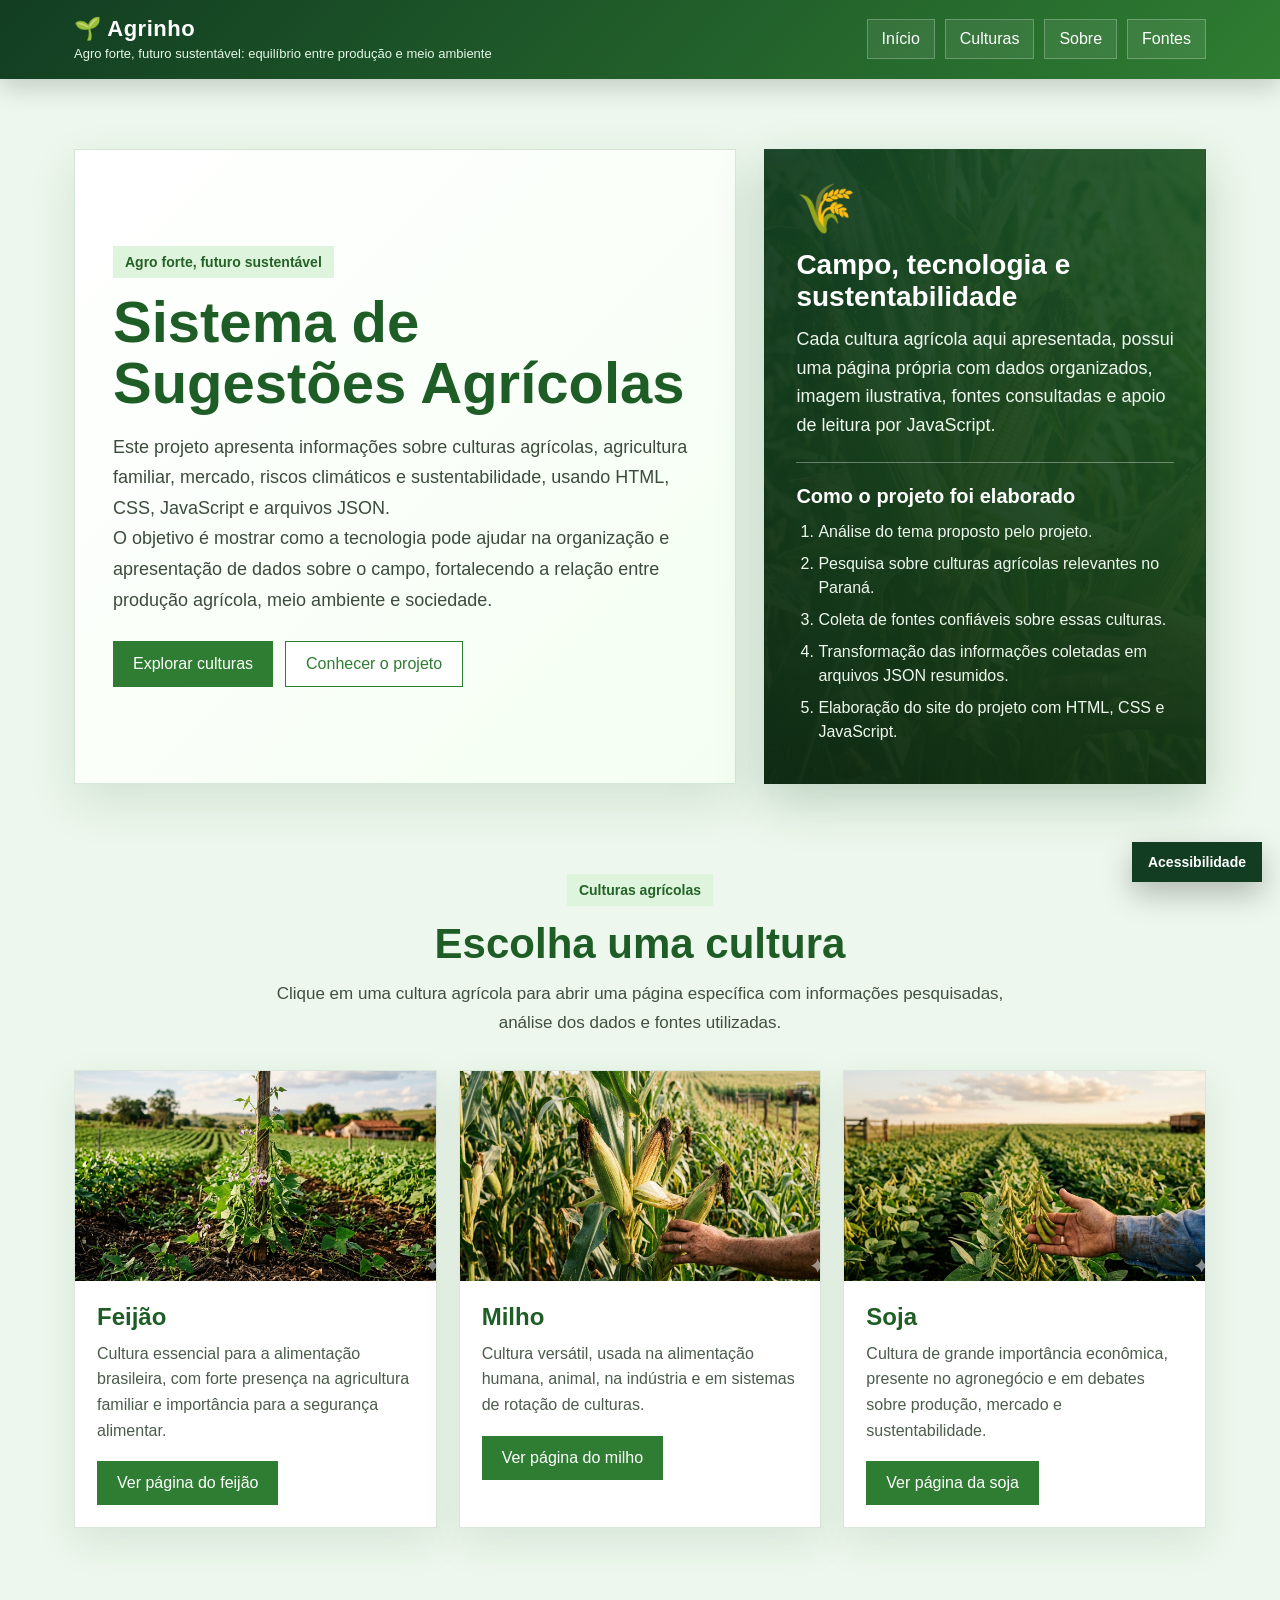
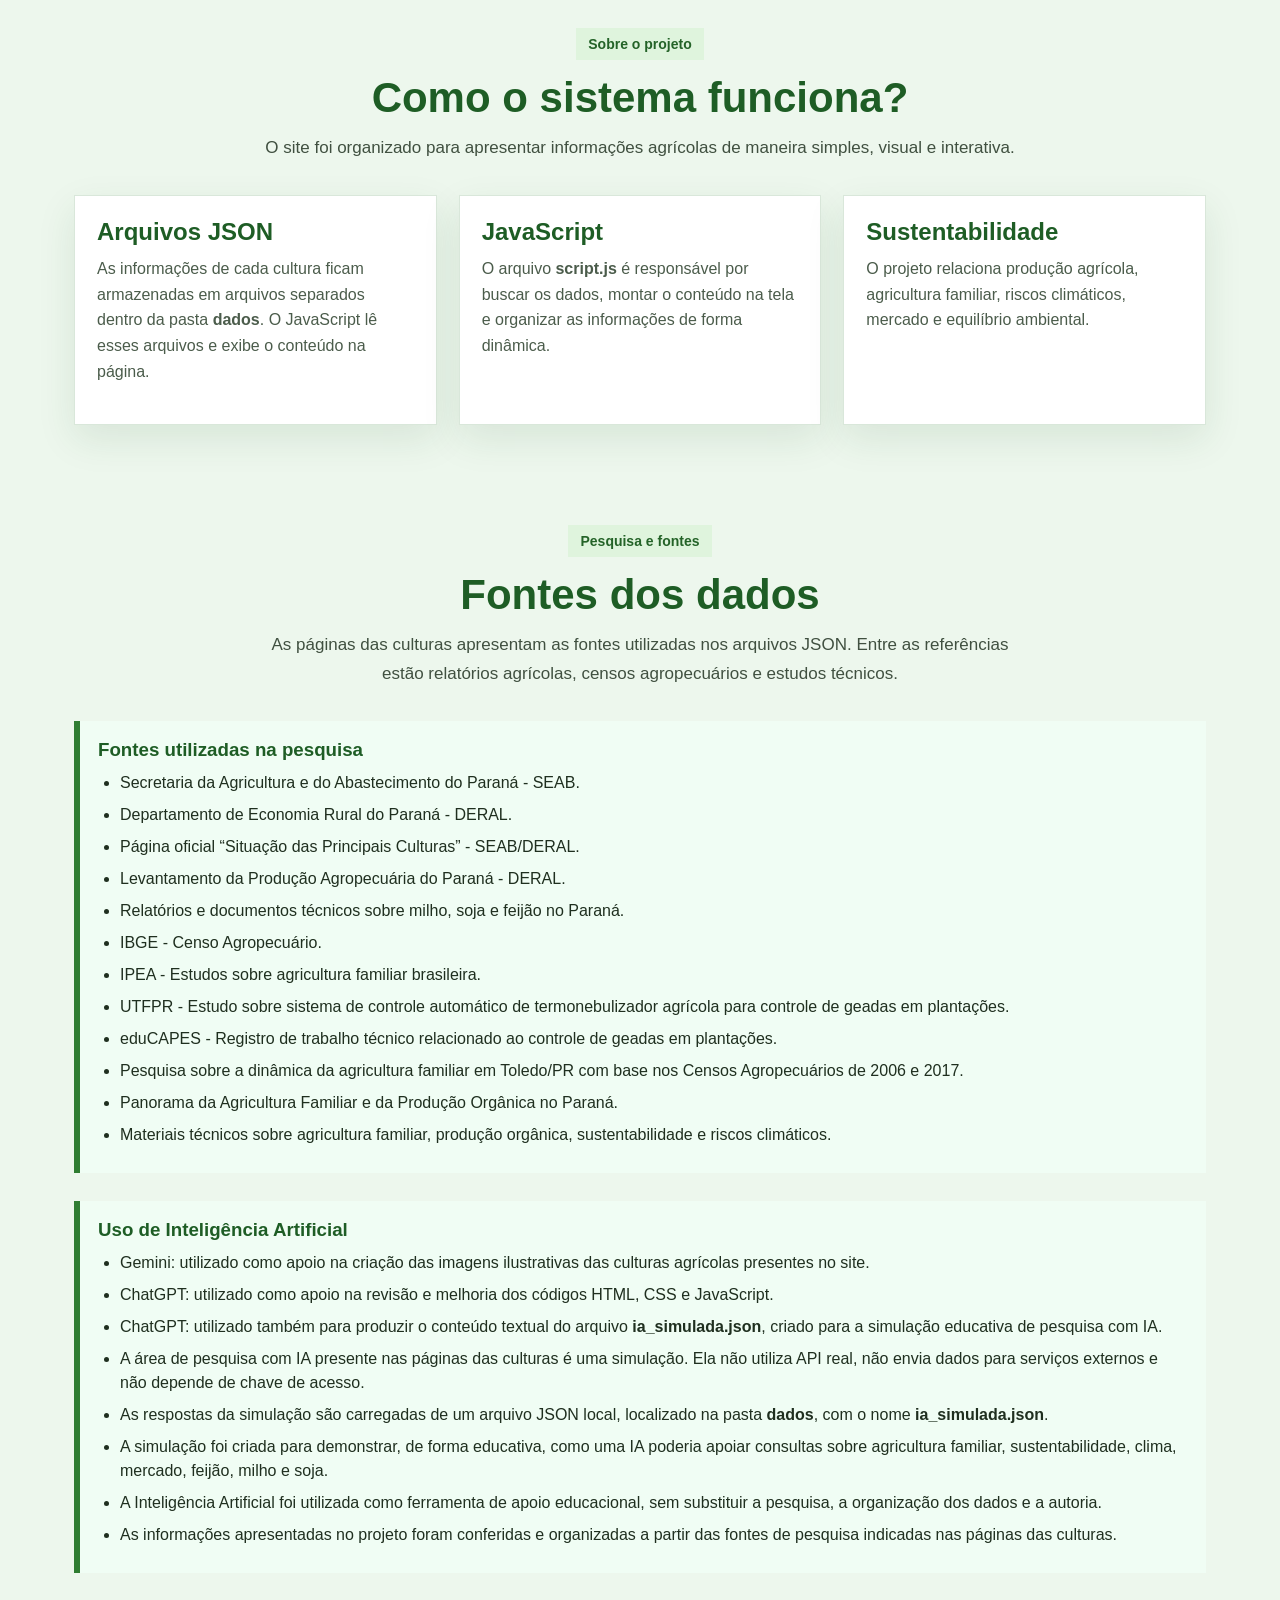
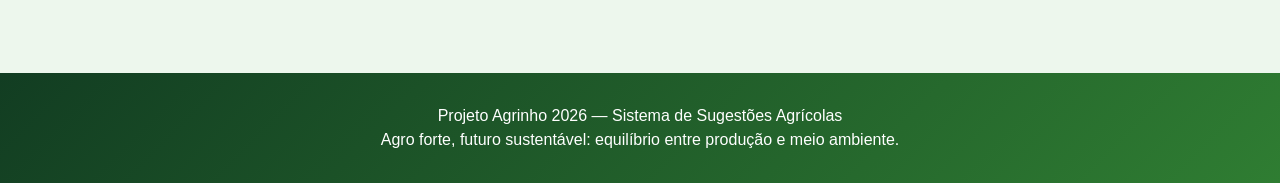
<file: index.html>
<!DOCTYPE html>
<html lang="pt-BR">
<head>
  <meta charset="UTF-8">
  <meta name="viewport" content="width=device-width, initial-scale=1.0">

  <title>Sistema de Sugestões Agrícolas</title>

  <meta 
    name="description" 
    content="Projeto Agrinho 2026 sobre sugestões agrícolas, sustentabilidade, agricultura familiar e análise de culturas como feijão, milho e soja."
  >

  <link rel="stylesheet" href="style.css">
  <link rel="icon" type="image/png" href="img/favicon.png">
</head>
<body>

  <header class="topo" id="inicio">
    <div class="topo-conteudo">

      <div class="marca-projeto">
        <a href="index.html" class="logo">🌱 Agrinho</a>
        <p class="tema-projeto">
          Agro forte, futuro sustentável: equilíbrio entre produção e meio ambiente
        </p>
      </div>

      <nav class="menu" aria-label="Menu principal">
        <a href="#inicio">Início</a>
        <a href="#culturas">Culturas</a>
        <a href="#sobre">Sobre</a>
        <a href="#fontes">Fontes</a>
      </nav>

    </div>
  </header>

  <div class="acessibilidade" aria-label="Recursos de acessibilidade">
    <button 
      type="button" 
      id="btn-toggle-acessibilidade" 
      class="btn-acessibilidade-principal"
      aria-label="Abrir opções de acessibilidade"
      aria-expanded="false"
    >
      Acessibilidade
    </button>

    <div class="painel-acessibilidade" id="painel-acessibilidade" aria-hidden="true">
      <button type="button" id="btn-aumentar-fonte" aria-label="Aumentar tamanho da fonte">
        A+
      </button>

      <button type="button" id="btn-diminuir-fonte" aria-label="Diminuir tamanho da fonte">
        A-
      </button>

      <button type="button" id="btn-restaurar-fonte" aria-label="Restaurar tamanho padrão da fonte">
        Fonte padrão
      </button>

      <button type="button" id="btn-ler-pagina" aria-label="Ler conteúdo principal da página">
        Ler página
      </button>

      <button type="button" id="btn-parar-leitura" aria-label="Parar leitura da página">
        Parar leitura
      </button>
    </div>
  </div>

  <main id="conteudo-principal">

    <section class="hero">
      <div class="hero-texto">
        <span class="etiqueta">Agro forte, futuro sustentável</span>

        <h1>Sistema de Sugestões Agrícolas</h1>

        <p>
          Este projeto apresenta informações sobre culturas agrícolas, agricultura familiar,
          mercado, riscos climáticos e sustentabilidade, usando HTML, CSS, JavaScript e arquivos JSON.
        </p>

        <p>
          O objetivo é mostrar como a tecnologia pode ajudar na organização e apresentação de dados
          sobre o campo, fortalecendo a relação entre produção agrícola, meio ambiente e sociedade.
        </p>

        <div class="hero-botoes">
          <a href="#culturas" class="botao-principal">Explorar culturas</a>
          <a href="#sobre" class="botao-secundario">Conhecer o projeto</a>
        </div>
      </div>

      <div class="hero-card">
        <div class="hero-card-conteudo">
          <span>🌾</span>
          <h2>Campo, tecnologia e sustentabilidade</h2>

          <p>
            Cada cultura agrícola aqui apresentada, possui uma página própria com dados organizados, imagem ilustrativa,
            fontes consultadas e apoio de leitura por JavaScript.
          </p>

          <hr class="linha-hero">

          <h3>Como o projeto foi elaborado</h3>

          <ol class="lista-hero">
            <li>Análise do tema proposto pelo projeto.</li>
            <li>Pesquisa sobre culturas agrícolas relevantes no Paraná.</li>
            <li>Coleta de fontes confiáveis sobre essas culturas.</li>
            <li>Transformação das informações coletadas em arquivos JSON resumidos.</li>
            <li>Elaboração do site do projeto com HTML, CSS e JavaScript.</li>
          </ol>
        </div>
      </div>
    </section>

    <section id="culturas" class="secao">
      <div class="cabecalho-secao">
        <span class="etiqueta">Culturas agrícolas</span>
        <h2>Escolha uma cultura</h2>
        <p>
          Clique em uma cultura agrícola para abrir uma página específica com informações pesquisadas,
          análise dos dados e fontes utilizadas.
        </p>
      </div>

      <div class="cards-culturas">

        <a href="feijao.html" class="card-cultura card-link" aria-label="Abrir página do feijão">
          <img src="img/feijao.png" alt="Imagem representando o cultivo de feijão">

          <div>
            <h3>Feijão</h3>

            <p>
              Cultura essencial para a alimentação brasileira, com forte presença na agricultura familiar
              e importância para a segurança alimentar.
            </p>

            <span class="botao-principal">Ver página do feijão</span>
          </div>
        </a>

        <a href="milho.html" class="card-cultura card-link" aria-label="Abrir página do milho">
          <img src="img/milho.png" alt="Imagem representando o cultivo de milho">

          <div>
            <h3>Milho</h3>

            <p>
              Cultura versátil, usada na alimentação humana, animal, na indústria e em sistemas
              de rotação de culturas.
            </p>

            <span class="botao-principal">Ver página do milho</span>
          </div>
        </a>

        <a href="soja.html" class="card-cultura card-link" aria-label="Abrir página da soja">
          <img src="img/soja.png" alt="Imagem representando o cultivo de soja">

          <div>
            <h3>Soja</h3>

            <p>
              Cultura de grande importância econômica, presente no agronegócio e em debates sobre
              produção, mercado e sustentabilidade.
            </p>

            <span class="botao-principal">Ver página da soja</span>
          </div>
        </a>

      </div>
    </section>

    <section id="sobre" class="secao secao-destaque">
      <div class="cabecalho-secao">
        <span class="etiqueta">Sobre o projeto</span>
        <h2>Como o sistema funciona?</h2>
        <p>
          O site foi organizado para apresentar informações agrícolas de maneira simples,
          visual e interativa.
        </p>
      </div>

      <div class="cards-culturas cards-info">

        <article class="card-cultura card-info">
          <div>
            <h3>Arquivos JSON</h3>
            <p>
              As informações de cada cultura ficam armazenadas em arquivos separados dentro da pasta
              <strong>dados</strong>. O JavaScript lê esses arquivos e exibe o conteúdo na página.
            </p>
          </div>
        </article>

        <article class="card-cultura card-info">
          <div>
            <h3>JavaScript</h3>
            <p>
              O arquivo <strong>script.js</strong> é responsável por buscar os dados, montar o conteúdo
              na tela e organizar as informações de forma dinâmica.
            </p>
          </div>
        </article>

        <article class="card-cultura card-info">
          <div>
            <h3>Sustentabilidade</h3>
            <p>
              O projeto relaciona produção agrícola, agricultura familiar, riscos climáticos,
              mercado e equilíbrio ambiental.
            </p>
          </div>
        </article>

      </div>
    </section>

    <section id="fontes" class="secao">
      <div class="cabecalho-secao">
        <span class="etiqueta">Pesquisa e fontes</span>
        <h2>Fontes dos dados</h2>
        <p>
          As páginas das culturas apresentam as fontes utilizadas nos arquivos JSON.
          Entre as referências estão relatórios agrícolas, censos agropecuários e estudos técnicos.
        </p>
      </div>

      <div class="fontes-dados">
        <h3>Fontes utilizadas na pesquisa</h3>

        <ul>
          <li>Secretaria da Agricultura e do Abastecimento do Paraná - SEAB.</li>
          <li>Departamento de Economia Rural do Paraná - DERAL.</li>
          <li>Página oficial “Situação das Principais Culturas” - SEAB/DERAL.</li>
          <li>Levantamento da Produção Agropecuária do Paraná - DERAL.</li>
          <li>Relatórios e documentos técnicos sobre milho, soja e feijão no Paraná.</li>
          <li>IBGE - Censo Agropecuário.</li>
          <li>IPEA - Estudos sobre agricultura familiar brasileira.</li>
          <li>UTFPR - Estudo sobre sistema de controle automático de termonebulizador agrícola para controle de geadas em plantações.</li>
          <li>eduCAPES - Registro de trabalho técnico relacionado ao controle de geadas em plantações.</li>
          <li>Pesquisa sobre a dinâmica da agricultura familiar em Toledo/PR com base nos Censos Agropecuários de 2006 e 2017.</li>
          <li>Panorama da Agricultura Familiar e da Produção Orgânica no Paraná.</li>
          <li>Materiais técnicos sobre agricultura familiar, produção orgânica, sustentabilidade e riscos climáticos.</li>
        </ul>
      </div>

      <div class="fontes-dados">
        <h3>Uso de Inteligência Artificial</h3>

        <ul>
          <li>Gemini: utilizado como apoio na criação das imagens ilustrativas das culturas agrícolas presentes no site.</li>
          <li>ChatGPT: utilizado como apoio na revisão e melhoria dos códigos HTML, CSS e JavaScript.</li>
          <li>ChatGPT: utilizado também para produzir o conteúdo textual do arquivo <strong>ia_simulada.json</strong>, criado para a simulação educativa de pesquisa com IA.</li>
          <li>A área de pesquisa com IA presente nas páginas das culturas é uma simulação. Ela não utiliza API real, não envia dados para serviços externos e não depende de chave de acesso.</li>
          <li>As respostas da simulação são carregadas de um arquivo JSON local, localizado na pasta <strong>dados</strong>, com o nome <strong>ia_simulada.json</strong>.</li>
          <li>A simulação foi criada para demonstrar, de forma educativa, como uma IA poderia apoiar consultas sobre agricultura familiar, sustentabilidade, clima, mercado, feijão, milho e soja.</li>
          <li>A Inteligência Artificial foi utilizada como ferramenta de apoio educacional, sem substituir a pesquisa, a organização dos dados e a autoria.</li>
          <li>As informações apresentadas no projeto foram conferidas e organizadas a partir das fontes de pesquisa indicadas nas páginas das culturas.</li>
        </ul>
      </div>
    </section>

  </main>

  <footer class="rodape">
    <p>Projeto Agrinho 2026 — Sistema de Sugestões Agrícolas</p>
    <p>Agro forte, futuro sustentável: equilíbrio entre produção e meio ambiente.</p>
  </footer>

  <script src="script.js"></script>
</body>
</html>
</file>
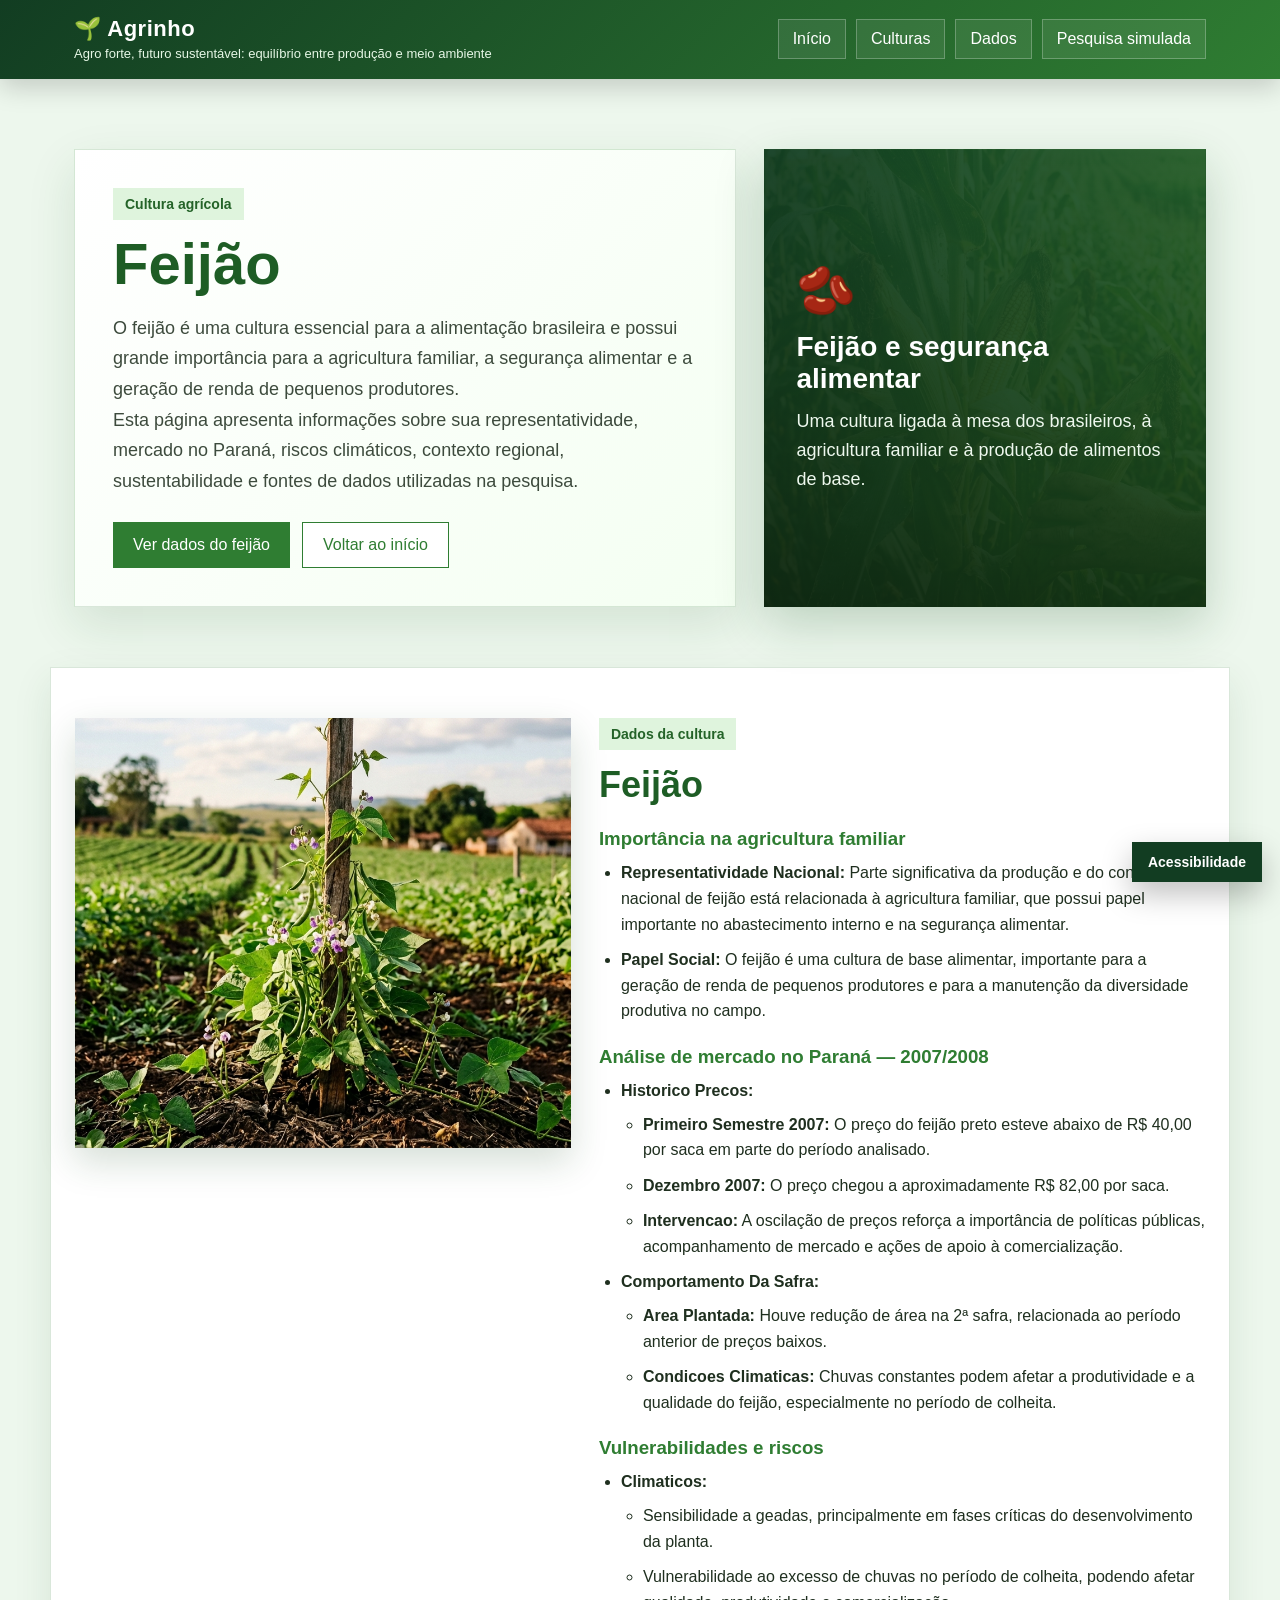
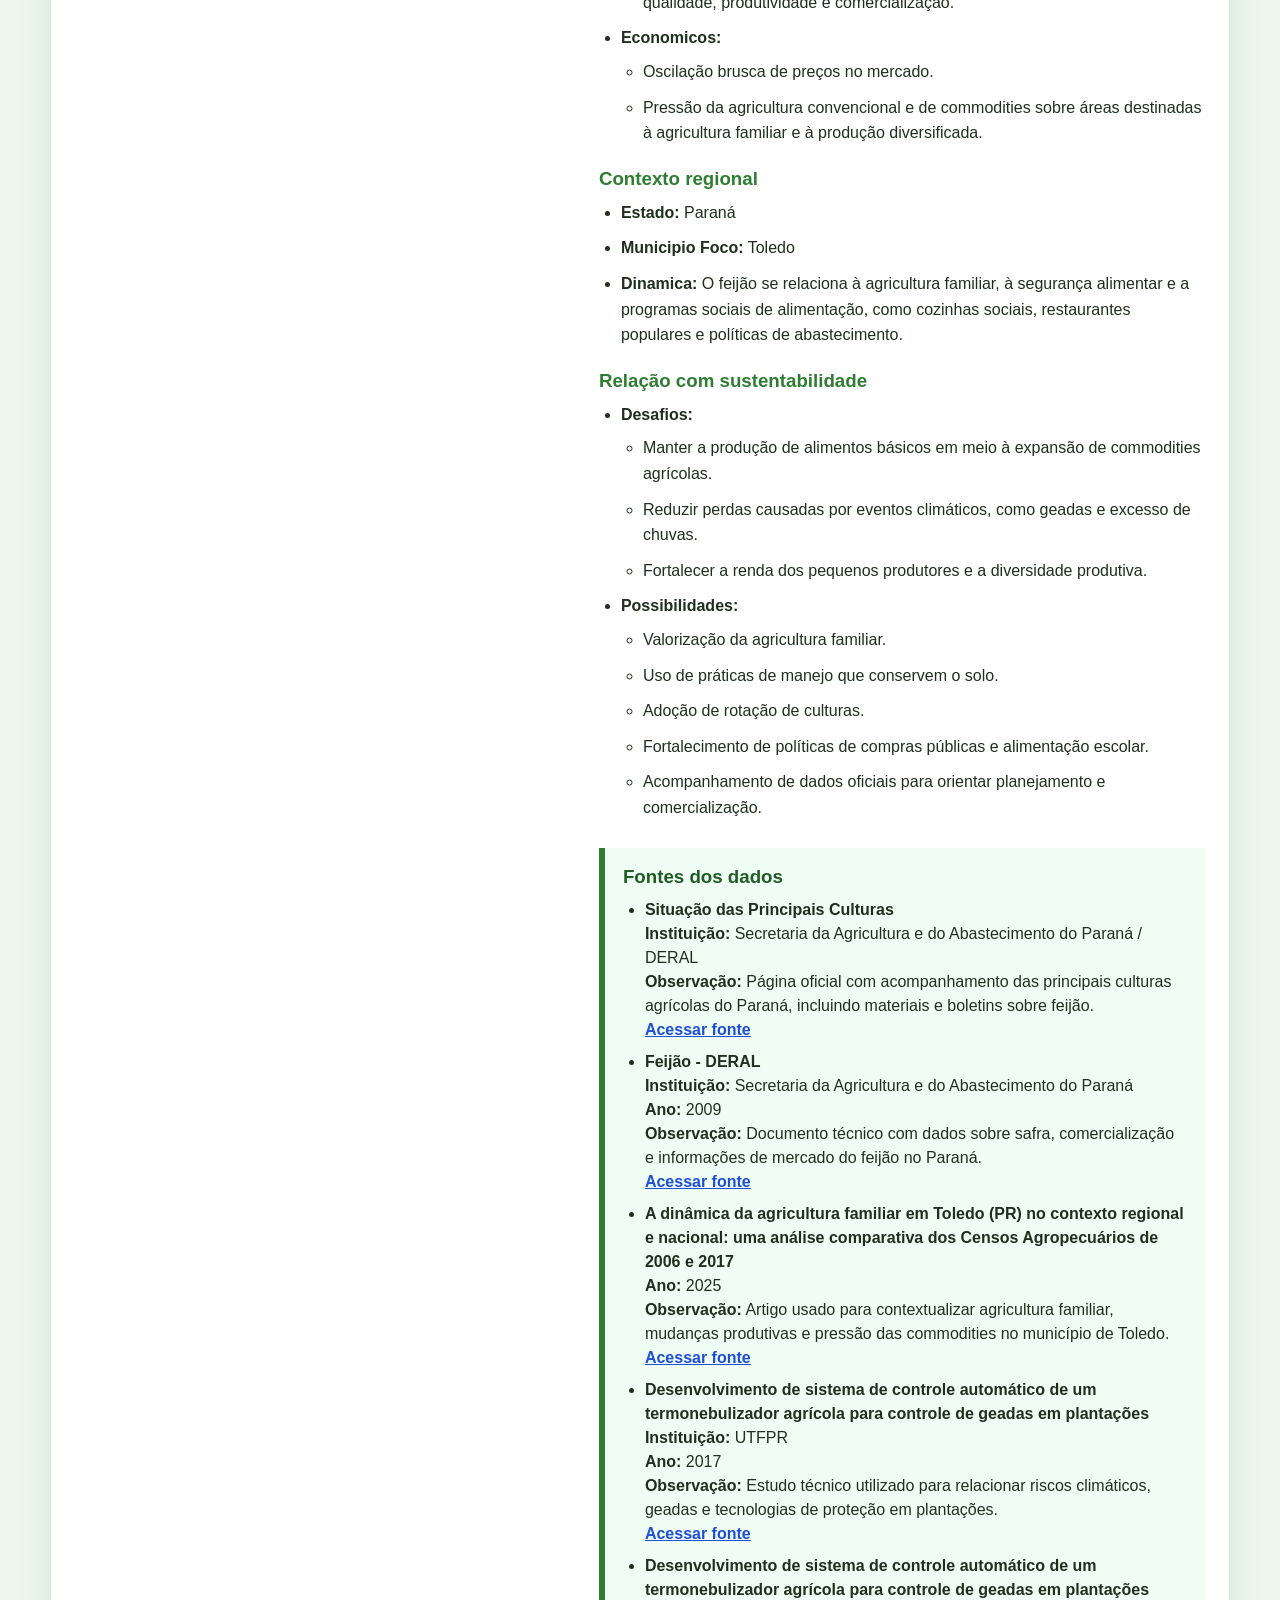
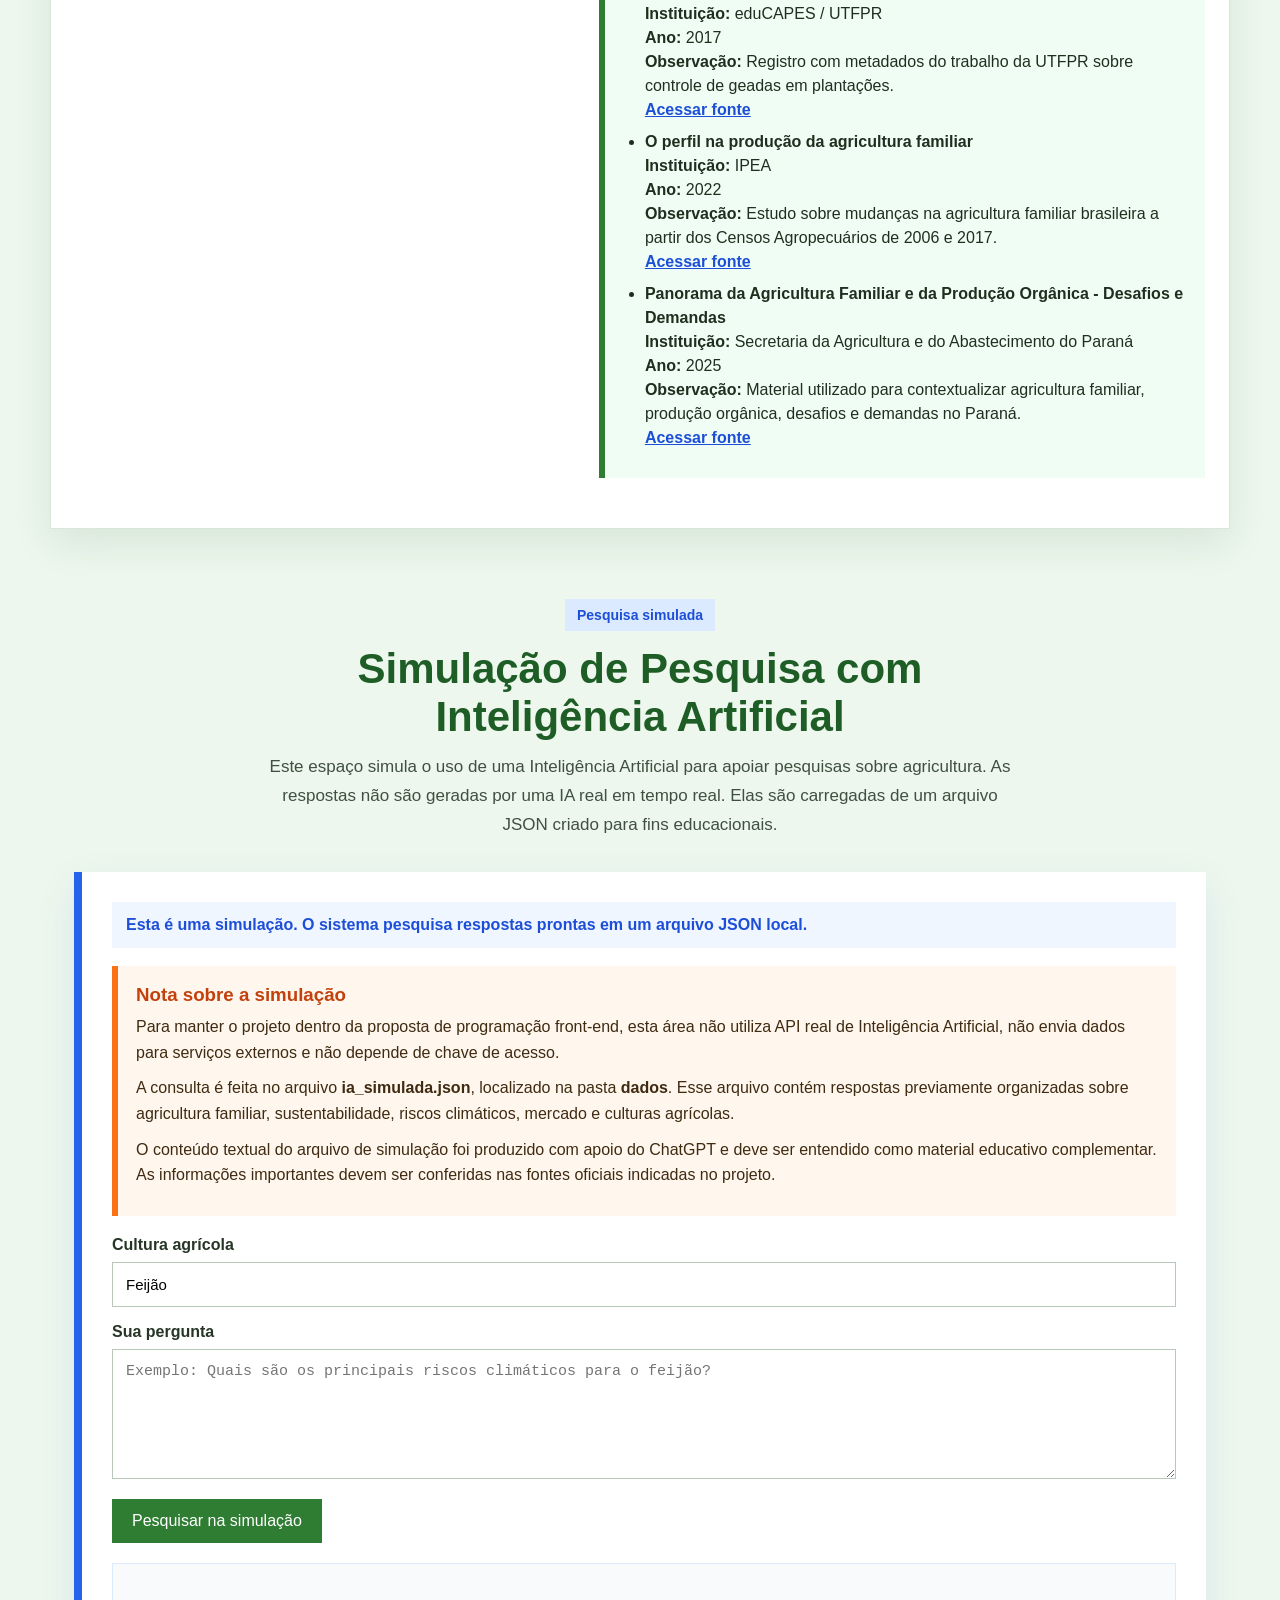
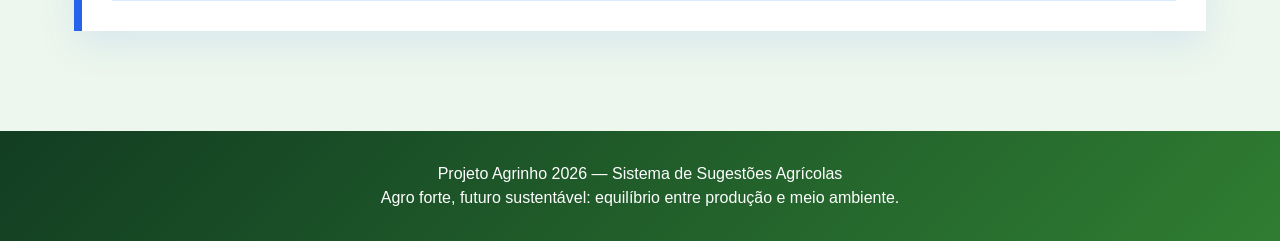
<file: feijao.html>
<!DOCTYPE html>
<html lang="pt-BR">
<head>
  <meta charset="UTF-8">
  <meta name="viewport" content="width=device-width, initial-scale=1.0">

  <title>Feijão - Sistema de Sugestões Agrícolas</title>

  <meta 
    name="description" 
    content="Página sobre a cultura do feijão, agricultura familiar, mercado agrícola, riscos climáticos, sustentabilidade e fontes de pesquisa."
  >

  <link rel="stylesheet" href="style.css">
  <link rel="icon" type="image/png" href="img/favicon.png">
</head>
<body data-cultura="feijao">

  <header class="topo" id="inicio">
    <div class="topo-conteudo">

      <div class="marca-projeto">
        <a href="index.html" class="logo">🌱 Agrinho</a>
        <p class="tema-projeto">
          Agro forte, futuro sustentável: equilíbrio entre produção e meio ambiente
        </p>
      </div>

      <nav class="menu" aria-label="Menu principal">
        <a href="index.html">Início</a>
        <a href="index.html#culturas">Culturas</a>
        <a href="#resultado">Dados</a>
        <a href="#ia">Pesquisa simulada</a>
      </nav>

    </div>
  </header>

  <div class="acessibilidade" aria-label="Recursos de acessibilidade">
    <button 
      type="button" 
      id="btn-toggle-acessibilidade" 
      class="btn-acessibilidade-principal"
      aria-label="Abrir opções de acessibilidade"
      aria-expanded="false"
    >
      Acessibilidade
    </button>

    <div class="painel-acessibilidade" id="painel-acessibilidade" aria-hidden="true">
      <button type="button" id="btn-aumentar-fonte" aria-label="Aumentar tamanho da fonte">
        A+
      </button>

      <button type="button" id="btn-diminuir-fonte" aria-label="Diminuir tamanho da fonte">
        A-
      </button>

      <button type="button" id="btn-restaurar-fonte" aria-label="Restaurar tamanho padrão da fonte">
        Fonte padrão
      </button>

      <button type="button" id="btn-ler-pagina" aria-label="Ler conteúdo principal da página">
        Ler página
      </button>

      <button type="button" id="btn-parar-leitura" aria-label="Parar leitura da página">
        Parar leitura
      </button>
    </div>
  </div>

  <main id="conteudo-principal">

    <section class="hero hero-cultura">
      <div class="hero-texto">
        <span class="etiqueta">Cultura agrícola</span>

        <h1>Feijão</h1>

        <p>
          O feijão é uma cultura essencial para a alimentação brasileira e possui grande importância
          para a agricultura familiar, a segurança alimentar e a geração de renda de pequenos produtores.
        </p>

        <p>
          Esta página apresenta informações sobre sua representatividade, mercado no Paraná,
          riscos climáticos, contexto regional, sustentabilidade e fontes de dados utilizadas na pesquisa.
        </p>

        <div class="hero-botoes">
          <a href="#resultado" class="botao-principal">Ver dados do feijão</a>
          <a href="index.html" class="botao-secundario">Voltar ao início</a>
        </div>
      </div>

      <div class="hero-card hero-card-feijao">
        <div class="hero-card-conteudo">
          <span>🫘</span>
          <h2>Feijão e segurança alimentar</h2>
          <p>
            Uma cultura ligada à mesa dos brasileiros, à agricultura familiar e à produção
            de alimentos de base.
          </p>
        </div>
      </div>
    </section>

    <section id="resultado" class="secao resultado">
      <div class="resultado-inicial">
        <span>⏳</span>
        <h2>Carregando dados do feijão...</h2>
        <p>Aguarde enquanto as informações são buscadas no arquivo JSON.</p>
      </div>
    </section>

    <section id="ia" class="secao area-ia">
      <div class="cabecalho-secao">
        <span class="etiqueta etiqueta-azul">Pesquisa simulada</span>

        <h2>Simulação de Pesquisa com Inteligência Artificial</h2>

        <p>
          Este espaço simula o uso de uma Inteligência Artificial para apoiar pesquisas sobre agricultura.
          As respostas não são geradas por uma IA real em tempo real. Elas são carregadas de um arquivo JSON
          criado para fins educacionais.
        </p>
      </div>

      <div class="form-ia">
        <p class="aviso-ia">
          Esta é uma simulação. O sistema pesquisa respostas prontas em um arquivo JSON local.
        </p>

        <div class="nota-api">
          <h3>Nota sobre a simulação</h3>

          <p>
            Para manter o projeto dentro da proposta de programação front-end, esta área não utiliza
            API real de Inteligência Artificial, não envia dados para serviços externos e não depende
            de chave de acesso.
          </p>

          <p>
            A consulta é feita no arquivo <strong>ia_simulada.json</strong>, localizado na pasta
            <strong>dados</strong>. Esse arquivo contém respostas previamente organizadas sobre
            agricultura familiar, sustentabilidade, riscos climáticos, mercado e culturas agrícolas.
          </p>

          <p>
            O conteúdo textual do arquivo de simulação foi produzido com apoio do ChatGPT e deve ser
            entendido como material educativo complementar. As informações importantes devem ser
            conferidas nas fontes oficiais indicadas no projeto.
          </p>
        </div>

        <label for="culturaIa">Cultura agrícola</label>
        <input 
          type="text" 
          id="culturaIa" 
          placeholder="Exemplo: feijão"
          readonly
        >

        <label for="perguntaIa">Sua pergunta</label>
        <textarea 
          id="perguntaIa" 
          placeholder="Exemplo: Quais são os principais riscos climáticos para o feijão?"
        ></textarea>

        <button type="button" id="btn-consultar-ia" class="botao-principal">
          Pesquisar na simulação
        </button>

        <div id="respostaIa" class="resposta-ia"></div>
      </div>
    </section>

  </main>

  <footer class="rodape">
    <p>Projeto Agrinho 2026 — Sistema de Sugestões Agrícolas</p>
    <p>Agro forte, futuro sustentável: equilíbrio entre produção e meio ambiente.</p>
  </footer>

  <script src="script.js"></script>
</body>
</html>
</file>
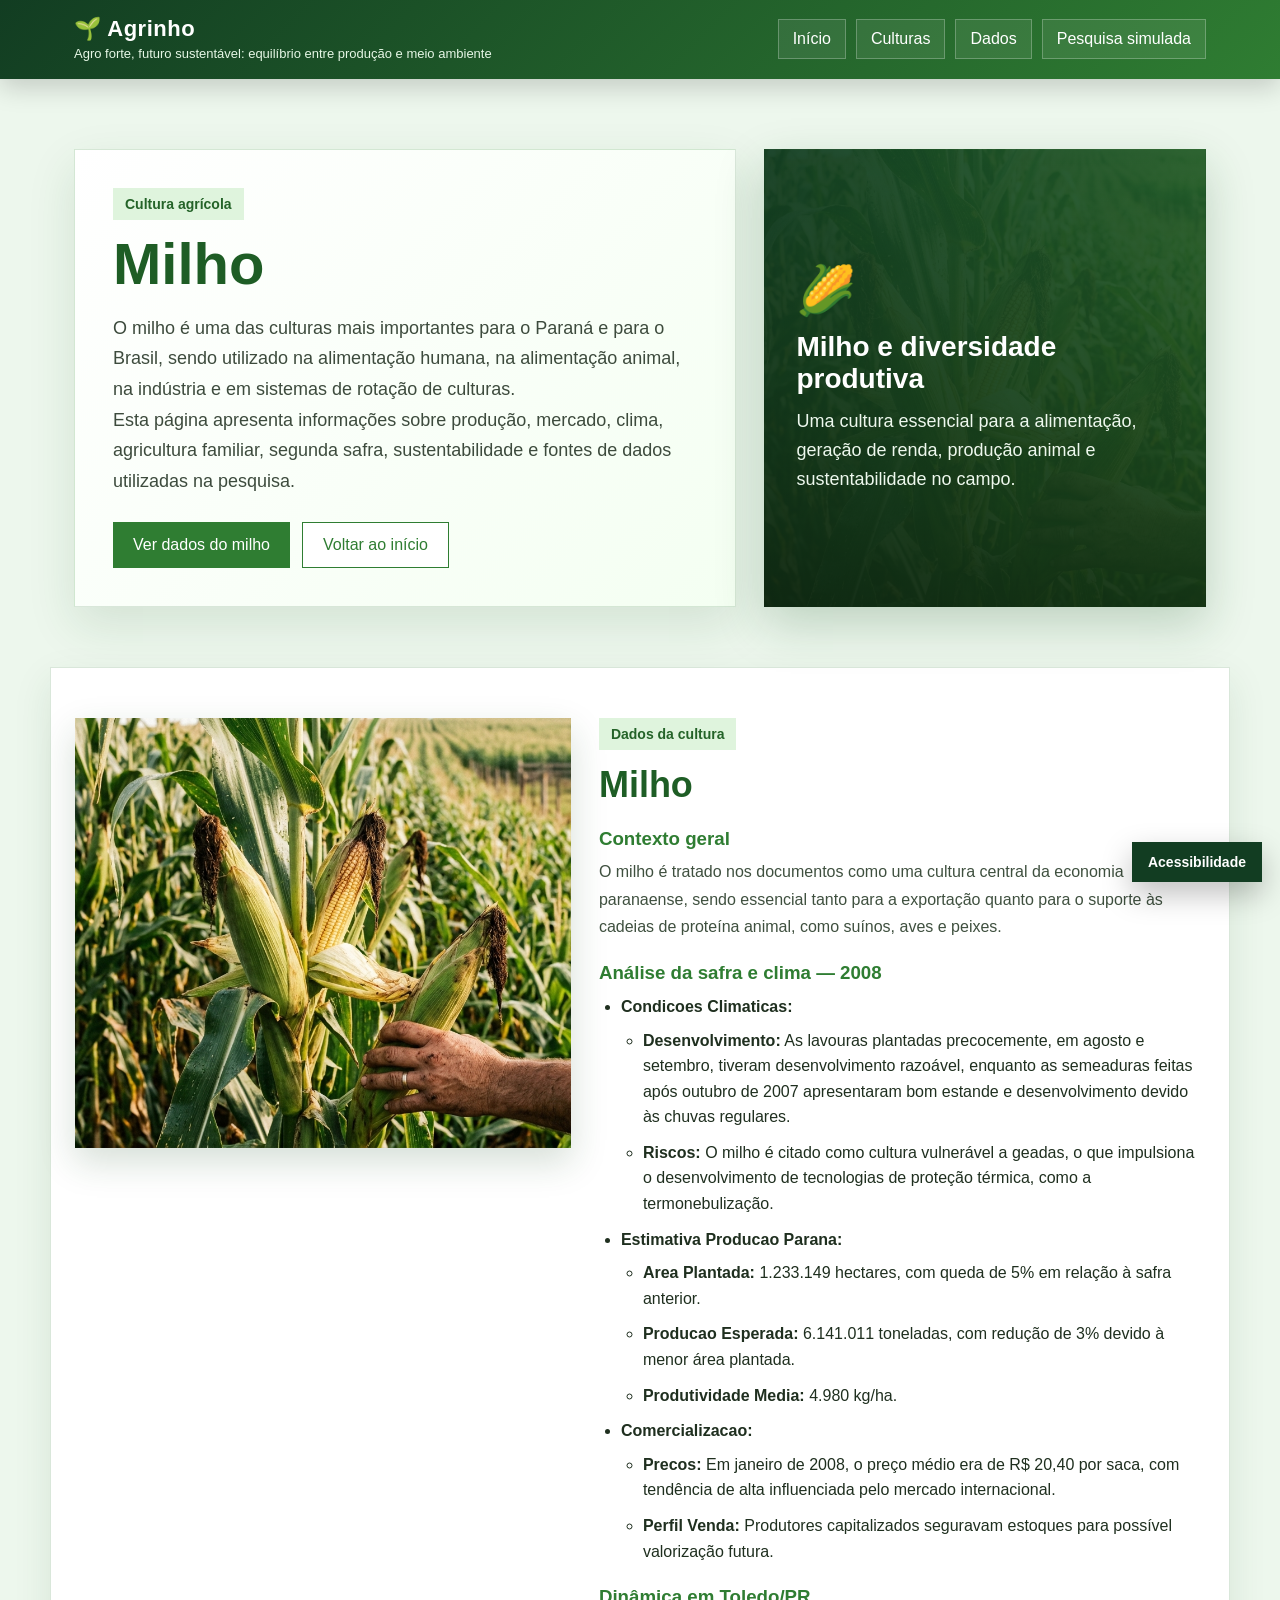
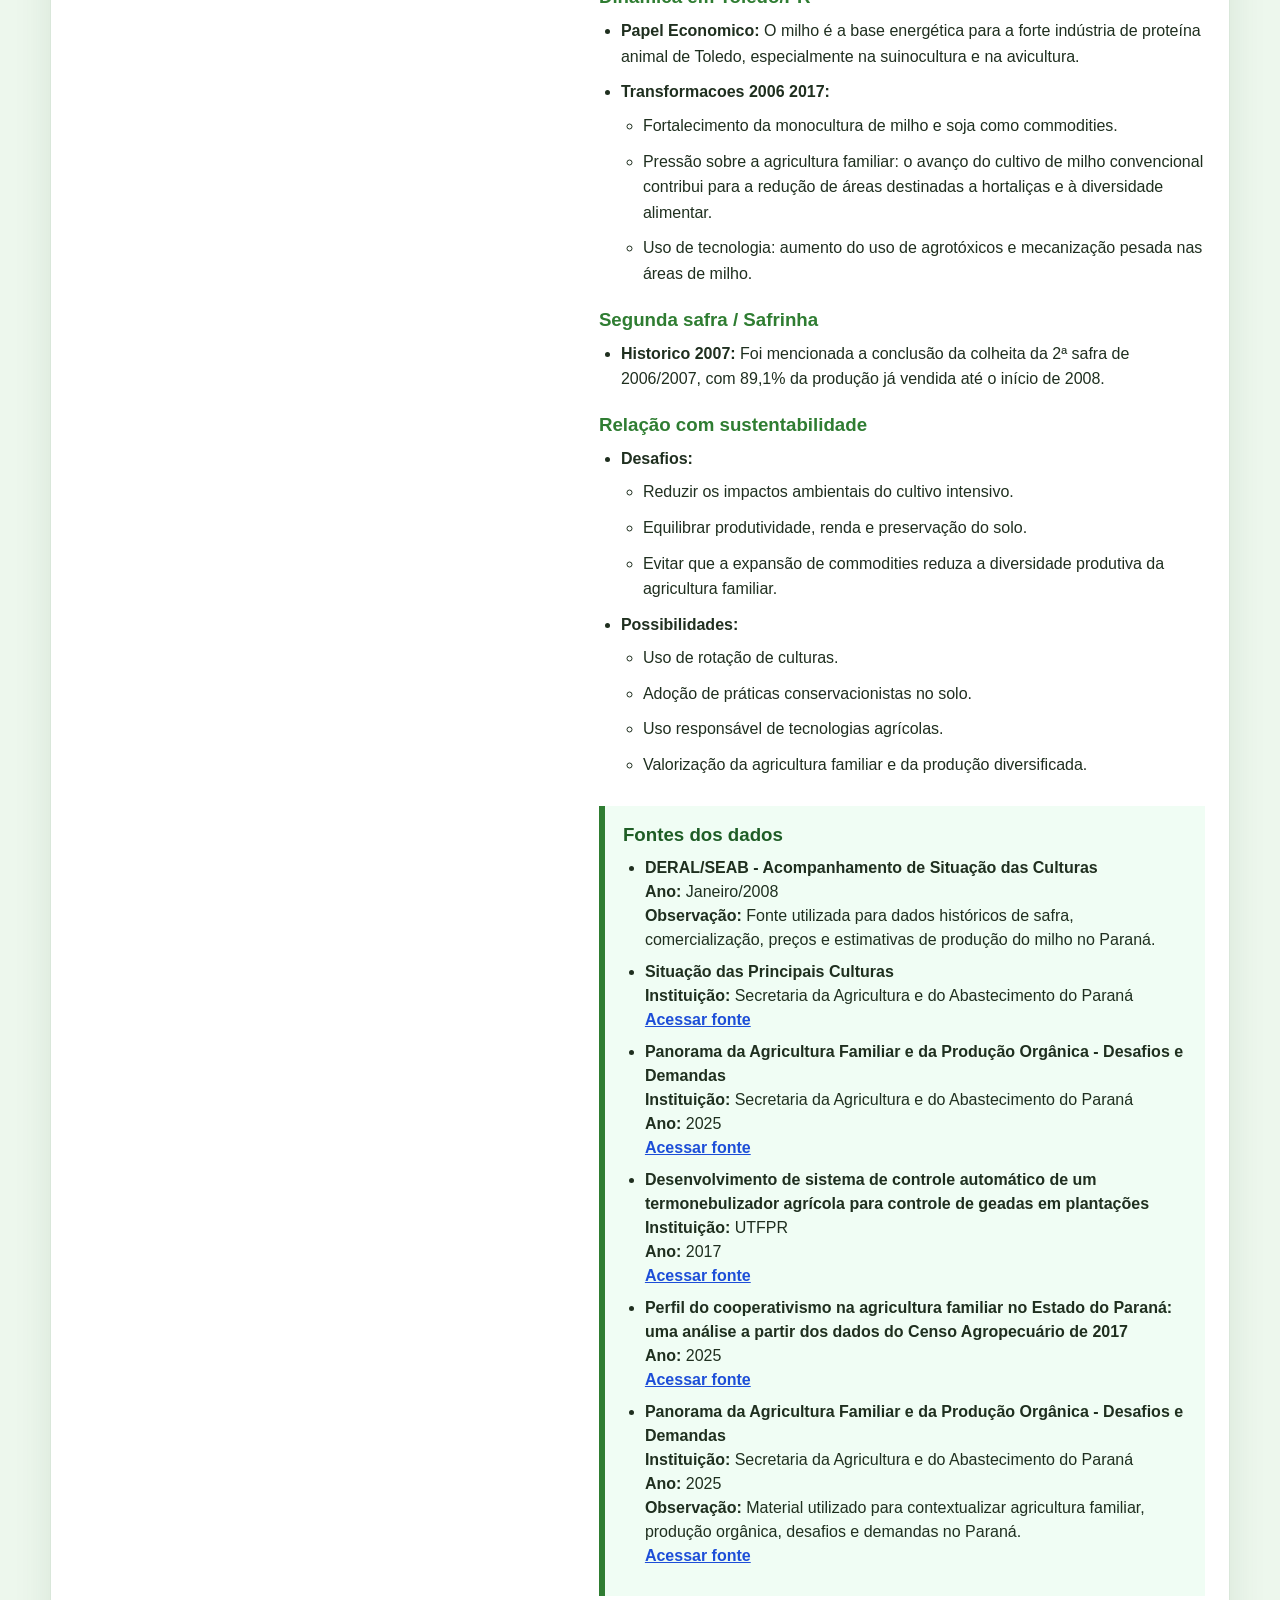
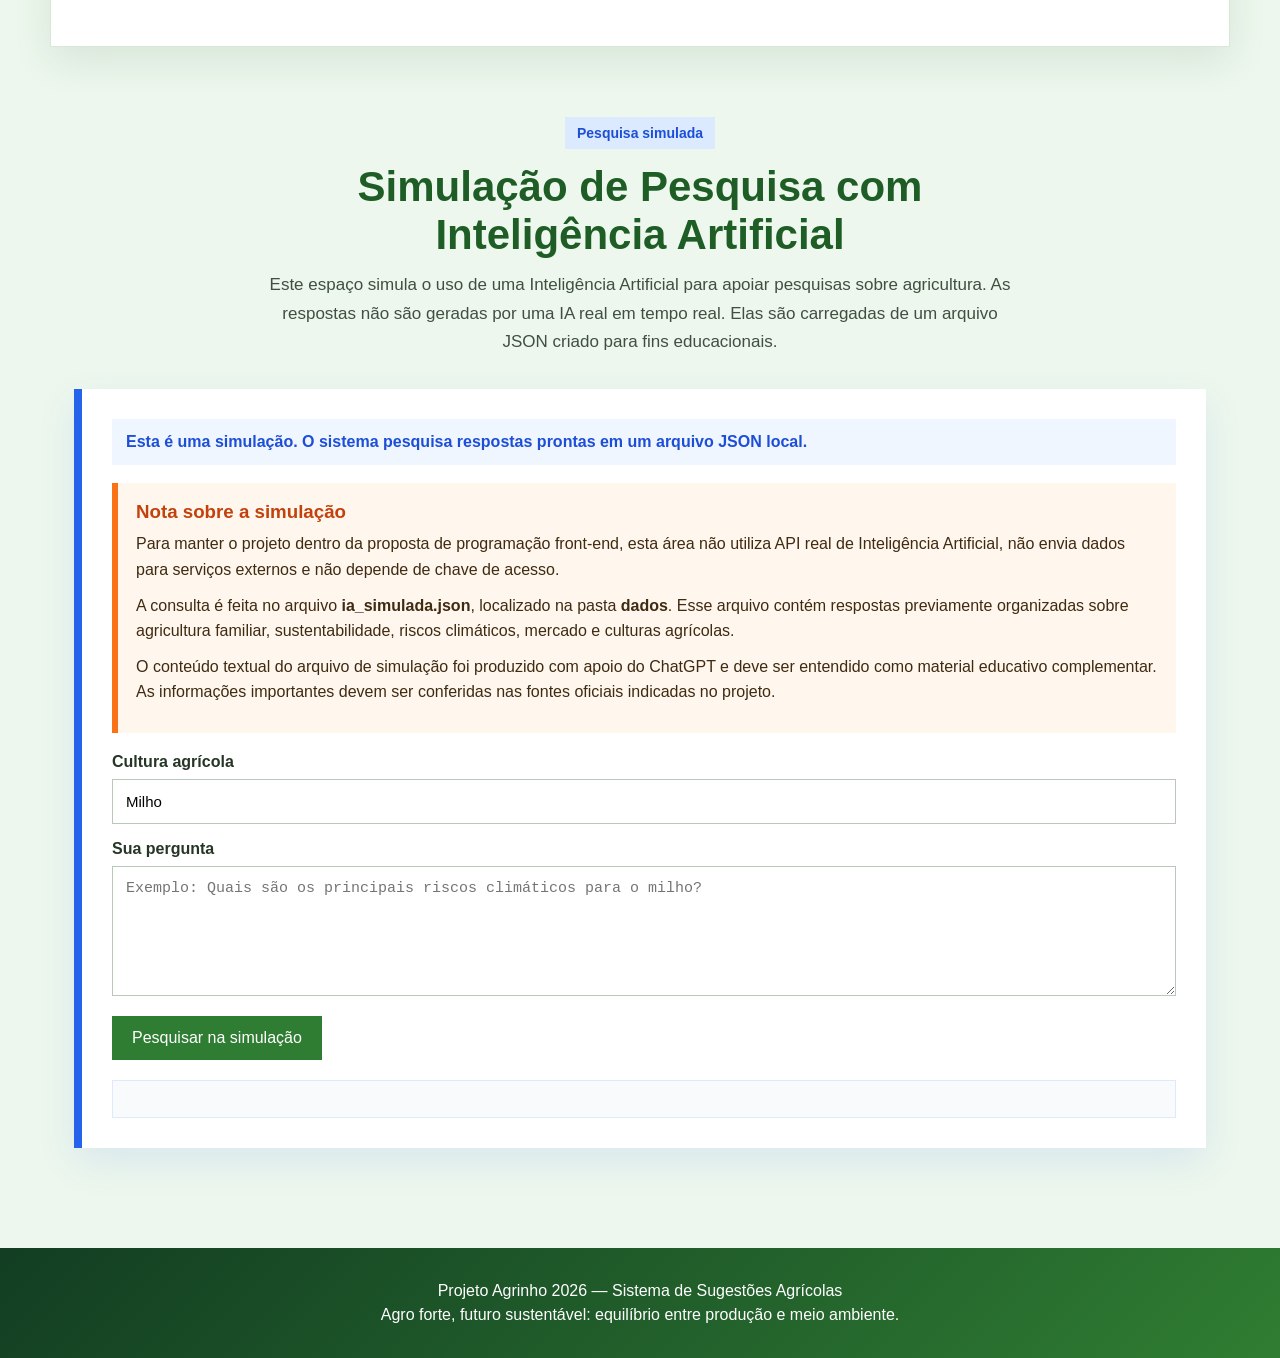
<file: milho.html>
<!DOCTYPE html>
<html lang="pt-BR">
<head>
  <meta charset="UTF-8">
  <meta name="viewport" content="width=device-width, initial-scale=1.0">

  <title>Milho - Sistema de Sugestões Agrícolas</title>

  <meta 
    name="description" 
    content="Página sobre a cultura do milho, produção agrícola, agricultura familiar, mercado, riscos climáticos, sustentabilidade e fontes de pesquisa."
  >

  <link rel="stylesheet" href="style.css">
  <link rel="icon" type="image/png" href="img/favicon.png">
</head>
<body data-cultura="milho">

  <header class="topo" id="inicio">
    <div class="topo-conteudo">

      <div class="marca-projeto">
        <a href="index.html" class="logo">🌱 Agrinho</a>
        <p class="tema-projeto">
          Agro forte, futuro sustentável: equilíbrio entre produção e meio ambiente
        </p>
      </div>

      <nav class="menu" aria-label="Menu principal">
        <a href="index.html">Início</a>
        <a href="index.html#culturas">Culturas</a>
        <a href="#resultado">Dados</a>
        <a href="#ia">Pesquisa simulada</a>
      </nav>

    </div>
  </header>

  <div class="acessibilidade" aria-label="Recursos de acessibilidade">
    <button 
      type="button" 
      id="btn-toggle-acessibilidade" 
      class="btn-acessibilidade-principal"
      aria-label="Abrir opções de acessibilidade"
      aria-expanded="false"
    >
      Acessibilidade
    </button>

    <div class="painel-acessibilidade" id="painel-acessibilidade" aria-hidden="true">
      <button type="button" id="btn-aumentar-fonte" aria-label="Aumentar tamanho da fonte">
        A+
      </button>

      <button type="button" id="btn-diminuir-fonte" aria-label="Diminuir tamanho da fonte">
        A-
      </button>

      <button type="button" id="btn-restaurar-fonte" aria-label="Restaurar tamanho padrão da fonte">
        Fonte padrão
      </button>

      <button type="button" id="btn-ler-pagina" aria-label="Ler conteúdo principal da página">
        Ler página
      </button>

      <button type="button" id="btn-parar-leitura" aria-label="Parar leitura da página">
        Parar leitura
      </button>
    </div>
  </div>

  <main id="conteudo-principal">

    <section class="hero hero-cultura">
      <div class="hero-texto">
        <span class="etiqueta">Cultura agrícola</span>

        <h1>Milho</h1>

        <p>
          O milho é uma das culturas mais importantes para o Paraná e para o Brasil,
          sendo utilizado na alimentação humana, na alimentação animal, na indústria
          e em sistemas de rotação de culturas.
        </p>

        <p>
          Esta página apresenta informações sobre produção, mercado, clima, agricultura familiar,
          segunda safra, sustentabilidade e fontes de dados utilizadas na pesquisa.
        </p>

        <div class="hero-botoes">
          <a href="#resultado" class="botao-principal">Ver dados do milho</a>
          <a href="index.html" class="botao-secundario">Voltar ao início</a>
        </div>
      </div>

      <div class="hero-card hero-card-milho">
        <div class="hero-card-conteudo">
          <span>🌽</span>
          <h2>Milho e diversidade produtiva</h2>
          <p>
            Uma cultura essencial para a alimentação, geração de renda, produção animal
            e sustentabilidade no campo.
          </p>
        </div>
      </div>
    </section>

    <section id="resultado" class="secao resultado">
      <div class="resultado-inicial">
        <span>⏳</span>
        <h2>Carregando dados do milho...</h2>
        <p>Aguarde enquanto as informações são buscadas no arquivo JSON.</p>
      </div>
    </section>

    <section id="ia" class="secao area-ia">
      <div class="cabecalho-secao">
        <span class="etiqueta etiqueta-azul">Pesquisa simulada</span>

        <h2>Simulação de Pesquisa com Inteligência Artificial</h2>

        <p>
          Este espaço simula o uso de uma Inteligência Artificial para apoiar pesquisas sobre agricultura.
          As respostas não são geradas por uma IA real em tempo real. Elas são carregadas de um arquivo JSON
          criado para fins educacionais.
        </p>
      </div>

      <div class="form-ia">
        <p class="aviso-ia">
          Esta é uma simulação. O sistema pesquisa respostas prontas em um arquivo JSON local.
        </p>

        <div class="nota-api">
          <h3>Nota sobre a simulação</h3>

          <p>
            Para manter o projeto dentro da proposta de programação front-end, esta área não utiliza
            API real de Inteligência Artificial, não envia dados para serviços externos e não depende
            de chave de acesso.
          </p>

          <p>
            A consulta é feita no arquivo <strong>ia_simulada.json</strong>, localizado na pasta
            <strong>dados</strong>. Esse arquivo contém respostas previamente organizadas sobre
            agricultura familiar, sustentabilidade, riscos climáticos, mercado e culturas agrícolas.
          </p>

          <p>
            O conteúdo textual do arquivo de simulação foi produzido com apoio do ChatGPT e deve ser
            entendido como material educativo complementar. As informações importantes devem ser
            conferidas nas fontes oficiais indicadas no projeto.
          </p>
        </div>

        <label for="culturaIa">Cultura agrícola</label>
        <input 
          type="text" 
          id="culturaIa" 
          placeholder="Exemplo: milho"
          readonly
        >

        <label for="perguntaIa">Sua pergunta</label>
        <textarea 
          id="perguntaIa" 
          placeholder="Exemplo: Quais são os principais riscos climáticos para o milho?"
        ></textarea>

        <button type="button" id="btn-consultar-ia" class="botao-principal">
          Pesquisar na simulação
        </button>

        <div id="respostaIa" class="resposta-ia"></div>
      </div>
    </section>

  </main>

  <footer class="rodape">
    <p>Projeto Agrinho 2026 — Sistema de Sugestões Agrícolas</p>
    <p>Agro forte, futuro sustentável: equilíbrio entre produção e meio ambiente.</p>
  </footer>

  <script src="script.js"></script>
</body>
</html>
</file>
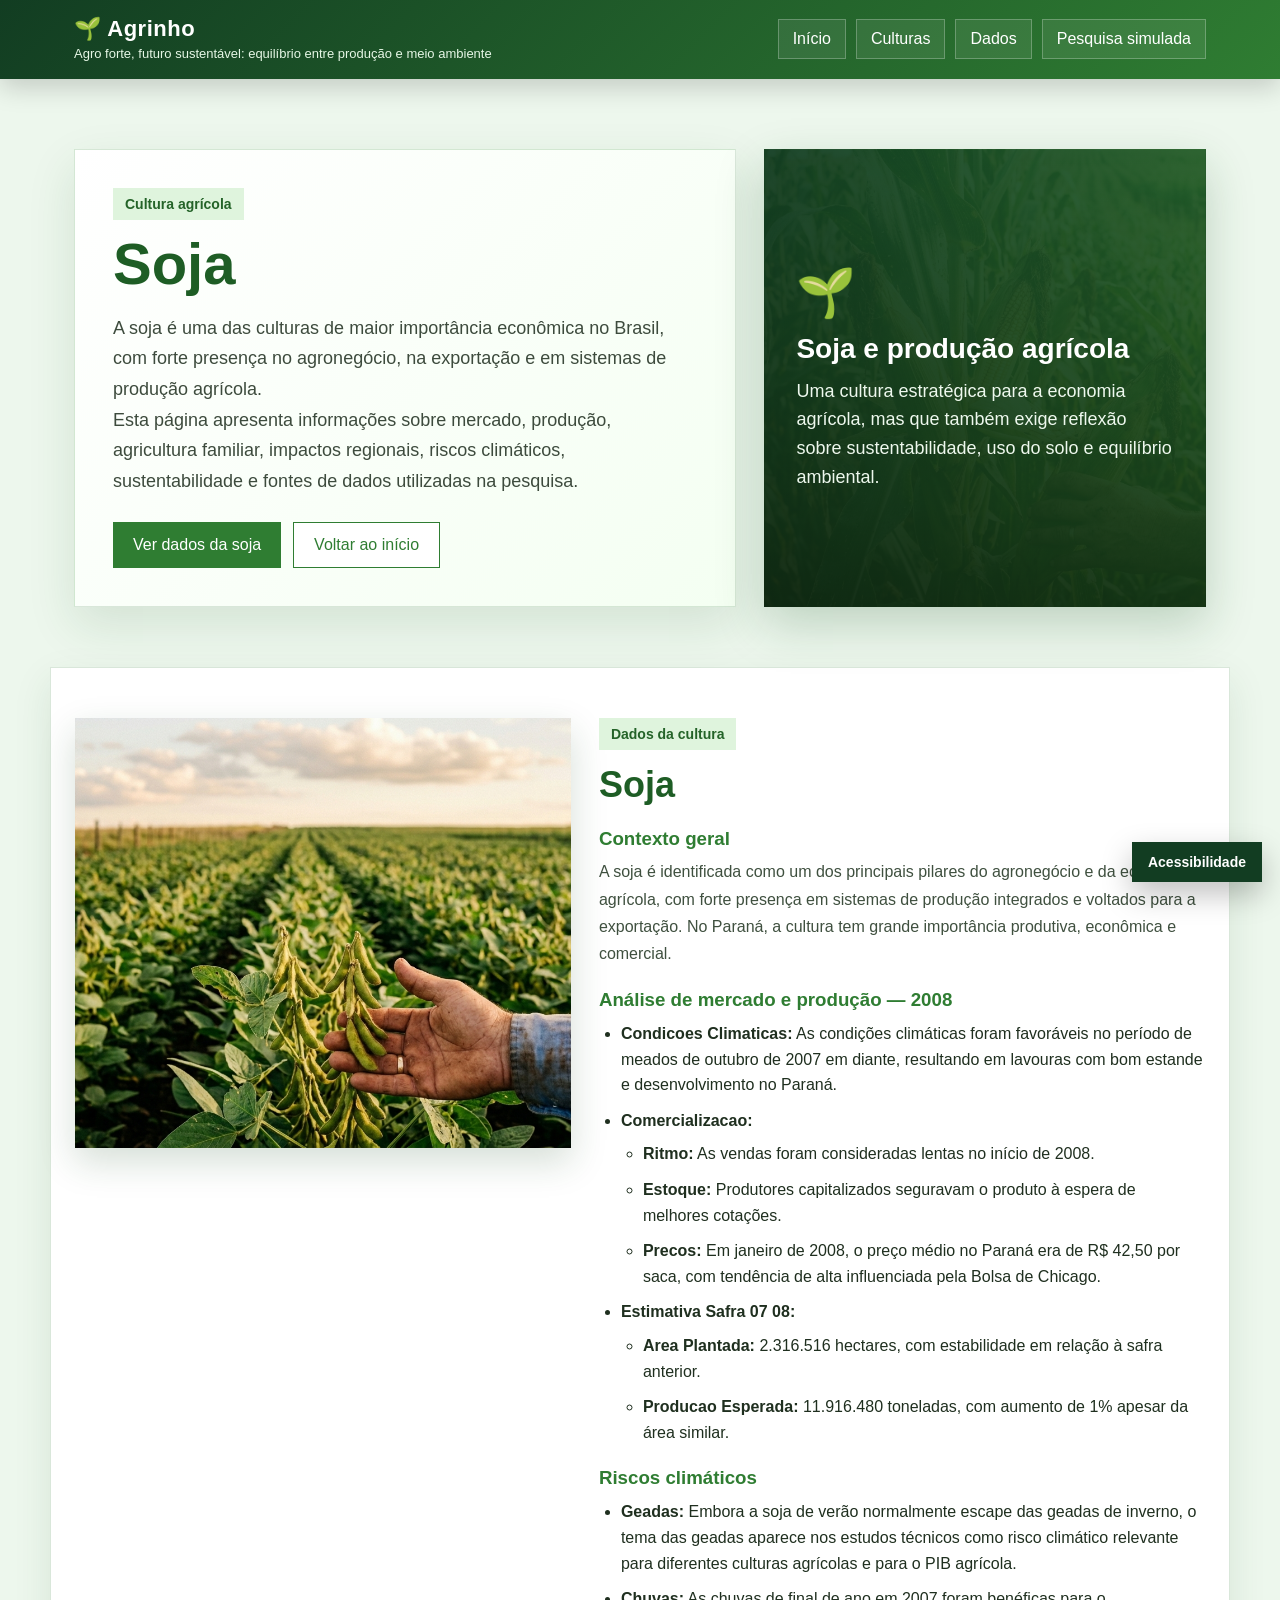
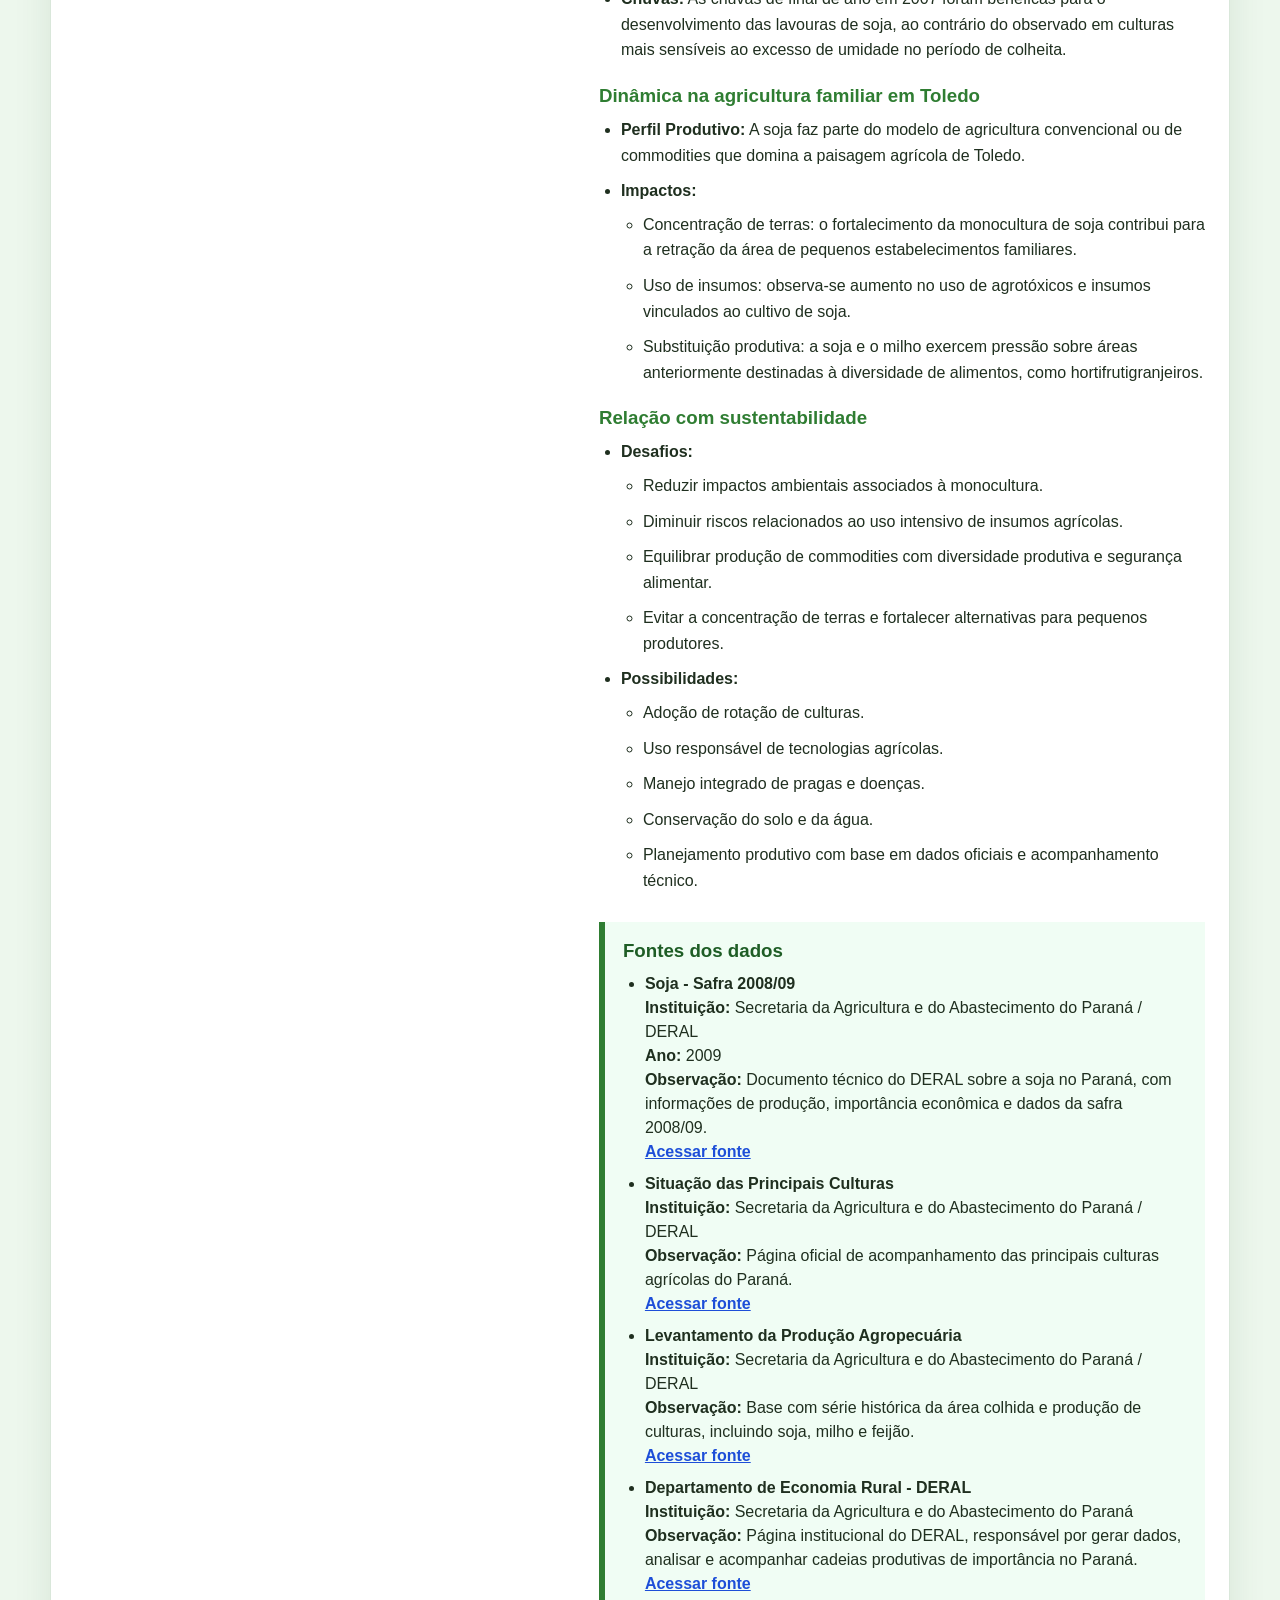
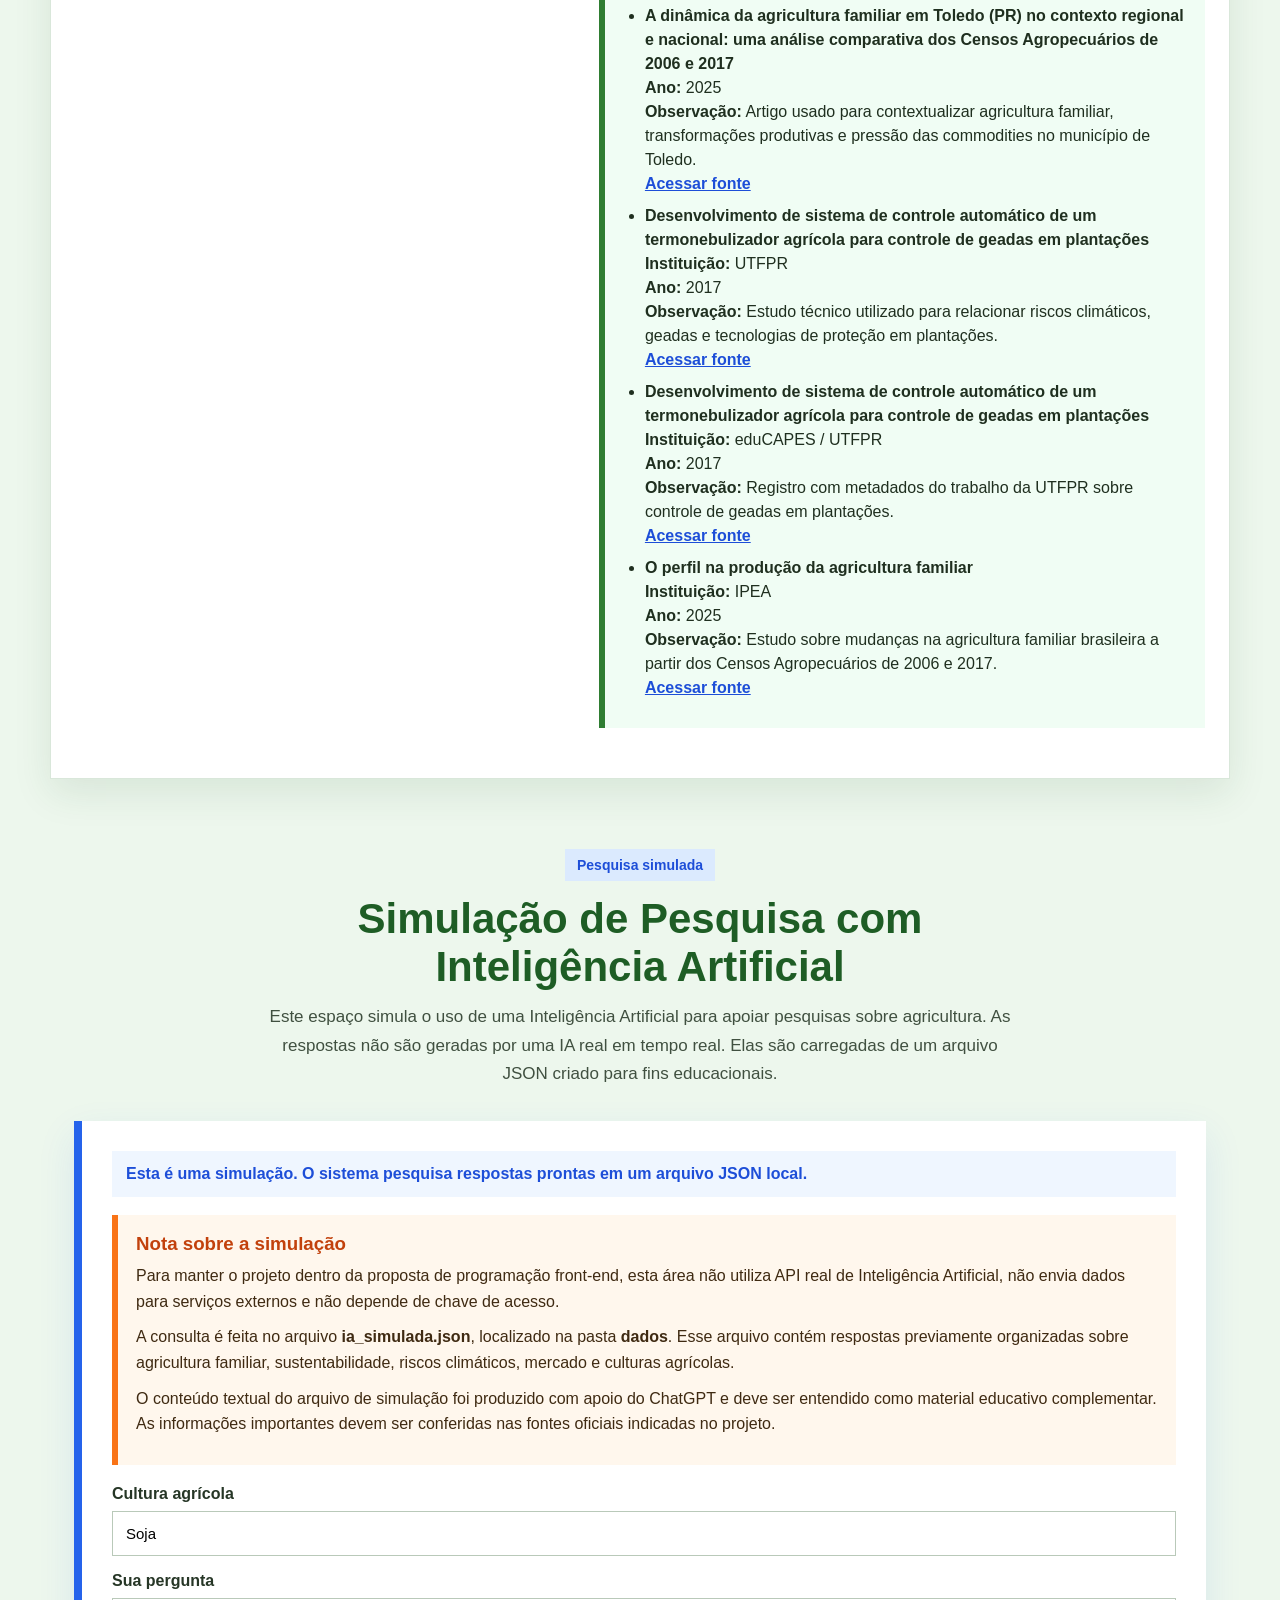
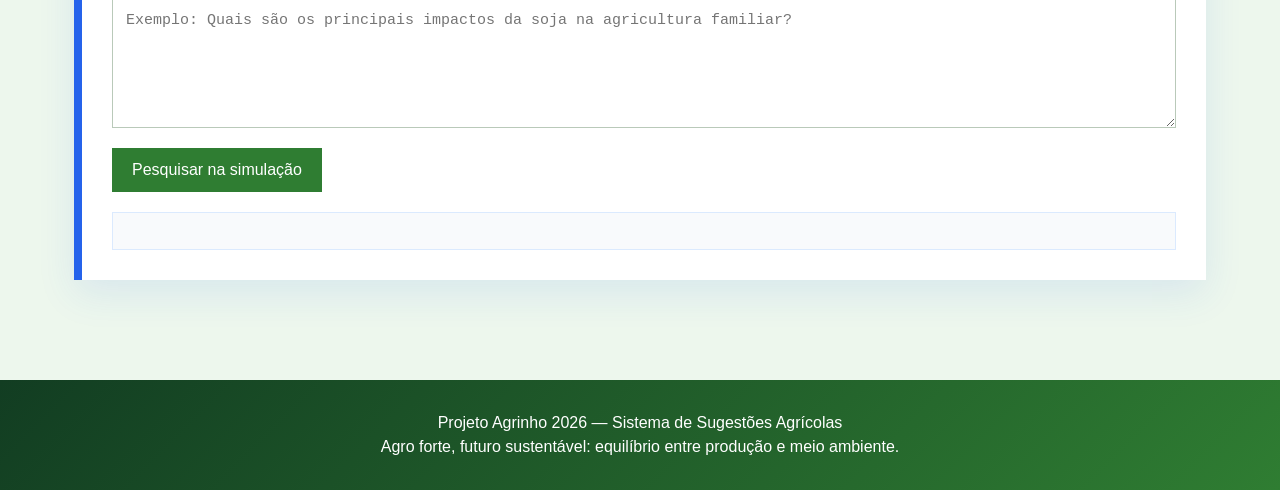
<file: soja.html>
<!DOCTYPE html>
<html lang="pt-BR">
<head>
  <meta charset="UTF-8">
  <meta name="viewport" content="width=device-width, initial-scale=1.0">

  <title>Soja - Sistema de Sugestões Agrícolas</title>

  <meta 
    name="description" 
    content="Página sobre a cultura da soja, produção agrícola, mercado, agricultura familiar, riscos climáticos, sustentabilidade e fontes de pesquisa."
  >

  <link rel="stylesheet" href="style.css">
  <link rel="icon" type="image/png" href="img/favicon.png">
</head>
<body data-cultura="soja">

  <header class="topo" id="inicio">
    <div class="topo-conteudo">

      <div class="marca-projeto">
        <a href="index.html" class="logo">🌱 Agrinho</a>
        <p class="tema-projeto">
          Agro forte, futuro sustentável: equilíbrio entre produção e meio ambiente
        </p>
      </div>

      <nav class="menu" aria-label="Menu principal">
        <a href="index.html">Início</a>
        <a href="index.html#culturas">Culturas</a>
        <a href="#resultado">Dados</a>
        <a href="#ia">Pesquisa simulada</a>
      </nav>

    </div>
  </header>

  <div class="acessibilidade" aria-label="Recursos de acessibilidade">
    <button 
      type="button" 
      id="btn-toggle-acessibilidade" 
      class="btn-acessibilidade-principal"
      aria-label="Abrir opções de acessibilidade"
      aria-expanded="false"
    >
      Acessibilidade
    </button>

    <div class="painel-acessibilidade" id="painel-acessibilidade" aria-hidden="true">
      <button type="button" id="btn-aumentar-fonte" aria-label="Aumentar tamanho da fonte">
        A+
      </button>

      <button type="button" id="btn-diminuir-fonte" aria-label="Diminuir tamanho da fonte">
        A-
      </button>

      <button type="button" id="btn-restaurar-fonte" aria-label="Restaurar tamanho padrão da fonte">
        Fonte padrão
      </button>

      <button type="button" id="btn-ler-pagina" aria-label="Ler conteúdo principal da página">
        Ler página
      </button>

      <button type="button" id="btn-parar-leitura" aria-label="Parar leitura da página">
        Parar leitura
      </button>
    </div>
  </div>

  <main id="conteudo-principal">

    <section class="hero hero-cultura">
      <div class="hero-texto">
        <span class="etiqueta">Cultura agrícola</span>

        <h1>Soja</h1>

        <p>
          A soja é uma das culturas de maior importância econômica no Brasil, com forte presença
          no agronegócio, na exportação e em sistemas de produção agrícola.
        </p>

        <p>
          Esta página apresenta informações sobre mercado, produção, agricultura familiar,
          impactos regionais, riscos climáticos, sustentabilidade e fontes de dados utilizadas na pesquisa.
        </p>

        <div class="hero-botoes">
          <a href="#resultado" class="botao-principal">Ver dados da soja</a>
          <a href="index.html" class="botao-secundario">Voltar ao início</a>
        </div>
      </div>

      <div class="hero-card hero-card-soja">
        <div class="hero-card-conteudo">
          <span>🌱</span>
          <h2>Soja e produção agrícola</h2>
          <p>
            Uma cultura estratégica para a economia agrícola, mas que também exige reflexão
            sobre sustentabilidade, uso do solo e equilíbrio ambiental.
          </p>
        </div>
      </div>
    </section>

    <section id="resultado" class="secao resultado">
      <div class="resultado-inicial">
        <span>⏳</span>
        <h2>Carregando dados da soja...</h2>
        <p>Aguarde enquanto as informações são buscadas no arquivo JSON.</p>
      </div>
    </section>

    <section id="ia" class="secao area-ia">
      <div class="cabecalho-secao">
        <span class="etiqueta etiqueta-azul">Pesquisa simulada</span>

        <h2>Simulação de Pesquisa com Inteligência Artificial</h2>

        <p>
          Este espaço simula o uso de uma Inteligência Artificial para apoiar pesquisas sobre agricultura.
          As respostas não são geradas por uma IA real em tempo real. Elas são carregadas de um arquivo JSON
          criado para fins educacionais.
        </p>
      </div>

      <div class="form-ia">
        <p class="aviso-ia">
          Esta é uma simulação. O sistema pesquisa respostas prontas em um arquivo JSON local.
        </p>

        <div class="nota-api">
          <h3>Nota sobre a simulação</h3>

          <p>
            Para manter o projeto dentro da proposta de programação front-end, esta área não utiliza
            API real de Inteligência Artificial, não envia dados para serviços externos e não depende
            de chave de acesso.
          </p>

          <p>
            A consulta é feita no arquivo <strong>ia_simulada.json</strong>, localizado na pasta
            <strong>dados</strong>. Esse arquivo contém respostas previamente organizadas sobre
            agricultura familiar, sustentabilidade, riscos climáticos, mercado e culturas agrícolas.
          </p>

          <p>
            O conteúdo textual do arquivo de simulação foi produzido com apoio do ChatGPT e deve ser
            entendido como material educativo complementar. As informações importantes devem ser
            conferidas nas fontes oficiais indicadas no projeto.
          </p>
        </div>

        <label for="culturaIa">Cultura agrícola</label>
        <input 
          type="text" 
          id="culturaIa" 
          placeholder="Exemplo: soja"
          readonly
        >

        <label for="perguntaIa">Sua pergunta</label>
        <textarea 
          id="perguntaIa" 
          placeholder="Exemplo: Quais são os principais impactos da soja na agricultura familiar?"
        ></textarea>

        <button type="button" id="btn-consultar-ia" class="botao-principal">
          Pesquisar na simulação
        </button>

        <div id="respostaIa" class="resposta-ia"></div>
      </div>
    </section>

  </main>

  <footer class="rodape">
    <p>Projeto Agrinho 2026 — Sistema de Sugestões Agrícolas</p>
    <p>Agro forte, futuro sustentável: equilíbrio entre produção e meio ambiente.</p>
  </footer>

  <script src="script.js"></script>
</body>
</html>
</file>
<file: style.css>
* {
  margin: 0;
  padding: 0;
  box-sizing: border-box;
}

html {
  scroll-behavior: smooth;
}

body {
  font-family: Arial, Helvetica, sans-serif;
  background: #edf7ed;
  color: #1f2f1f;
}

a {
  color: inherit;
}

button,
a {
  -webkit-tap-highlight-color: transparent;
}

.topo {
  position: sticky;
  top: 0;
  z-index: 1000;
  background: linear-gradient(135deg, #123d22, #2f7d32);
  box-shadow: 0 8px 25px rgba(0, 0, 0, 0.18);
}

.topo-conteudo {
  max-width: 1180px;
  margin: 0 auto;
  padding: 16px 24px;
  display: flex;
  align-items: center;
  justify-content: space-between;
  gap: 16px;
}

.marca-projeto {
  display: flex;
  flex-direction: column;
  gap: 4px;
}

.logo {
  color: #ffffff;
  text-decoration: none;
  font-weight: 800;
  font-size: 22px;
  letter-spacing: 0.5px;
}

.tema-projeto {
  color: #e6f7e6;
  font-size: 13px;
  line-height: 1.3;
  max-width: 420px;
}

.menu {
  display: flex;
  align-items: center;
  gap: 10px;
  flex-wrap: wrap;
}

.menu a {
  color: #ffffff;
  text-decoration: none;
  padding: 10px 14px;
  border: 1px solid rgba(255, 255, 255, 0.25);
  background: rgba(255, 255, 255, 0.08);
  transition: 0.3s;
}

.menu a:hover,
.menu a:focus {
  background: rgba(255, 255, 255, 0.2);
  outline: 2px solid rgba(255, 255, 255, 0.55);
}

.hero {
  max-width: 1180px;
  margin: 0 auto;
  padding: 70px 24px 40px;
  display: grid;
  grid-template-columns: 1.2fr 0.8fr;
  gap: 28px;
  align-items: stretch;
}

.hero-texto {
  height: 100%;
  background: linear-gradient(135deg, #ffffff, #f4fff2);
  border: 1px solid rgba(47, 125, 50, 0.18);
  padding: 38px;
  box-shadow: 0 18px 45px rgba(25, 80, 35, 0.12);
  display: flex;
  flex-direction: column;
  justify-content: center;
}

.etiqueta {
  display: inline-block;
  width: fit-content;
  margin-bottom: 14px;
  padding: 8px 12px;
  background: #dff4dd;
  color: #246328;
  font-weight: 700;
  font-size: 14px;
}

.etiqueta-azul {
  background: #dbeafe;
  color: #1d4ed8;
}

.hero h1 {
  font-size: clamp(34px, 5vw, 58px);
  line-height: 1.05;
  color: #1e5d25;
  margin-bottom: 18px;
}

.hero p {
  font-size: 18px;
  line-height: 1.7;
  color: #3d4b3d;
}

.hero-botoes {
  display: flex;
  gap: 12px;
  flex-wrap: wrap;
  margin-top: 26px;
}

.botao-principal,
.botao-secundario,
.card-cultura button,
.card-cultura a,
.card-cultura span.botao-principal {
  display: inline-flex;
  align-items: center;
  justify-content: center;
  padding: 13px 20px;
  border: none;
  text-decoration: none;
  font-size: 16px;
  cursor: pointer;
  transition: 0.3s;
}

.botao-principal,
.card-cultura button,
.card-cultura a,
.card-cultura span.botao-principal {
  background: #2f7d32;
  color: #ffffff;
}

.botao-principal:hover,
.botao-principal:focus,
.card-cultura button:hover,
.card-cultura button:focus,
.card-cultura a:hover,
.card-cultura a:focus {
  background: #205c24;
  transform: translateY(-2px);
  outline: 3px solid rgba(47, 125, 50, 0.25);
}

.card-cultura span.botao-principal {
  pointer-events: none;
}

.botao-secundario {
  background: #ffffff;
  color: #2f7d32;
  border: 1px solid #2f7d32;
}

.botao-secundario:hover,
.botao-secundario:focus {
  background: #e8f7e7;
  transform: translateY(-2px);
  outline: 3px solid rgba(47, 125, 50, 0.25);
}

.hero-card {
  height: 100%;
  min-height: 100%;
  background: linear-gradient(135deg, rgba(18, 61, 34, 0.95), rgba(47, 125, 50, 0.9)), url("img/milho.png");
  background-size: cover;
  background-position: center;
  color: #ffffff;
  display: flex;
  align-items: stretch;
  box-shadow: 0 18px 45px rgba(25, 80, 35, 0.22);
}

.hero-card-conteudo {
  width: 100%;
  height: 100%;
  padding: 32px;
  background: linear-gradient(to top, rgba(0, 0, 0, 0.55), transparent);
  display: flex;
  flex-direction: column;
  justify-content: center;
}

.hero-card span {
  font-size: 48px;
}

.hero-card h2 {
  font-size: 28px;
  margin: 12px 0;
}

.hero-card p {
  line-height: 1.6;
  color: #eef8ee;
}

.linha-hero {
  width: 100%;
  margin: 22px 0;
  border: none;
  border-top: 1px solid rgba(255, 255, 255, 0.35);
}

.hero-card h3 {
  font-size: 20px;
  margin-bottom: 12px;
  color: #ffffff;
}

.lista-hero {
  padding-left: 22px;
  color: #eef8ee;
}

.lista-hero li {
  margin-bottom: 8px;
  line-height: 1.5;
}

.secao {
  max-width: 1180px;
  margin: 0 auto;
  padding: 50px 24px;
}

.secao-destaque {
  background: transparent;
}

.cabecalho-secao {
  text-align: center;
  max-width: 760px;
  margin: 0 auto 32px;
}

.cabecalho-secao h2 {
  font-size: clamp(28px, 4vw, 42px);
  color: #1e5d25;
  margin-bottom: 12px;
}

.cabecalho-secao p {
  font-size: 17px;
  line-height: 1.7;
  color: #405040;
}

.cards-culturas {
  display: grid;
  grid-template-columns: repeat(3, 1fr);
  gap: 22px;
}

.cards-info .card-cultura {
  display: flex;
  min-height: 100%;
}

.card-cultura {
  background: #ffffff;
  overflow: hidden;
  border: 1px solid rgba(47, 125, 50, 0.18);
  box-shadow: 0 14px 36px rgba(25, 80, 35, 0.10);
  transition: 0.3s;
}

.card-cultura:hover {
  transform: translateY(-5px);
  box-shadow: 0 20px 45px rgba(25, 80, 35, 0.16);
}

.card-link {
  display: block;
  text-decoration: none;
  color: inherit;
  cursor: pointer;
}

.card-link:hover,
.card-link:focus {
  transform: translateY(-5px);
  box-shadow: 0 20px 45px rgba(25, 80, 35, 0.16);
  outline: 3px solid rgba(47, 125, 50, 0.25);
}

.card-link:focus-visible {
  outline: 3px solid #2f7d32;
  outline-offset: 4px;
}

.card-link:hover span.botao-principal,
.card-link:focus span.botao-principal {
  background: #205c24;
}

.card-cultura img {
  width: 100%;
  height: 210px;
  object-fit: cover;
  display: block;
}

.card-cultura div {
  padding: 22px;
}

.card-cultura h3 {
  color: #1e5d25;
  font-size: 24px;
  margin-bottom: 10px;
}

.card-cultura p {
  color: #4b5c4b;
  line-height: 1.6;
  margin-bottom: 18px;
}

.resultado {
  background: #ffffff;
  border: 1px solid rgba(47, 125, 50, 0.18);
  box-shadow: 0 14px 36px rgba(25, 80, 35, 0.10);
  margin-top: 20px;
  margin-bottom: 20px;
}

.resultado-inicial {
  text-align: center;
  padding: 40px 20px;
}

.resultado-inicial span {
  font-size: 54px;
}

.resultado-inicial h2 {
  color: #1e5d25;
  font-size: 34px;
  margin: 10px 0;
}

.resultado-inicial p {
  color: #4b5c4b;
  font-size: 17px;
}

.resultado-layout {
  display: grid;
  grid-template-columns: 0.9fr 1.1fr;
  gap: 28px;
  align-items: start;
}

.resultado-imagem img {
  width: 100%;
  height: 430px;
  object-fit: cover;
  display: block;
  box-shadow: 0 14px 34px rgba(25, 80, 35, 0.18);
}

.resultado-conteudo h2 {
  color: #1e5d25;
  font-size: 36px;
  margin-bottom: 12px;
}

.resultado-conteudo p {
  line-height: 1.7;
  color: #3f503f;
  margin-bottom: 12px;
}

.resultado-conteudo h3 {
  color: #2f7d32;
  margin: 22px 0 8px;
}

.resultado-conteudo ul {
  padding-left: 22px;
  margin-bottom: 10px;
}

.resultado-conteudo li {
  margin-bottom: 8px;
  line-height: 1.6;
}

.lista-dados {
  margin-top: 10px;
  padding-left: 22px;
}

.lista-dados li {
  margin-bottom: 10px;
  line-height: 1.6;
}

.lista-dados ul {
  margin-top: 8px;
  padding-left: 22px;
}

.fontes-dados {
  margin-top: 28px;
  padding: 18px;
  background: #f0fdf4;
  border-left: 6px solid #2f7d32;
}

.fontes-dados h3 {
  margin-top: 0;
  margin-bottom: 10px;
  color: #1e5d25;
}

.fontes-dados ul {
  padding-left: 22px;
  margin-top: 10px;
}

.fontes-dados li {
  margin-bottom: 8px;
  line-height: 1.5;
}

.fontes-dados a {
  color: #1d4ed8;
  font-weight: 700;
  word-break: break-word;
}

.fontes-dados a:hover,
.fontes-dados a:focus {
  color: #1e40af;
}

.area-ia {
  margin-top: 20px;
}

.form-ia {
  background: #ffffff;
  border-left: 8px solid #2563eb;
  padding: 30px;
  box-shadow: 0 14px 36px rgba(37, 99, 235, 0.10);
}

.aviso-ia {
  background: #eff6ff;
  color: #1d4ed8;
  padding: 14px;
  margin-bottom: 18px;
  font-weight: 700;
}

.form-ia label {
  display: block;
  font-weight: 700;
  color: #263626;
  margin-bottom: 8px;
}

.form-ia input,
.form-ia textarea {
  width: 100%;
  padding: 13px;
  margin-bottom: 16px;
  border: 1px solid #b9c9b9;
  font-size: 15px;
  outline: none;
}

.form-ia input:focus,
.form-ia textarea:focus {
  border-color: #2f7d32;
  box-shadow: 0 0 0 3px rgba(47, 125, 50, 0.12);
}

.form-ia textarea {
  min-height: 130px;
  resize: vertical;
}

.resposta-ia {
  margin-top: 20px;
  padding: 18px;
  background: #f8fafc;
  border: 1px solid #dbeafe;
  line-height: 1.7;
  white-space: pre-line;
}

.erro,
.resposta-ia.erro {
  color: #b91c1c;
  font-weight: 700;
}

.nota-api {
  margin-bottom: 20px;
  padding: 18px;
  background: #fff7ed;
  border-left: 6px solid #f97316;
  color: #3f2a12;
}

.nota-api h3 {
  margin-bottom: 8px;
  color: #c2410c;
}

.nota-api p {
  margin-bottom: 10px;
  line-height: 1.6;
}

.acessibilidade {
  position: fixed;
  right: 18px;
  bottom: 18px;
  z-index: 2000;
  display: flex;
  flex-direction: column;
  align-items: flex-end;
  gap: 8px;
}

.btn-acessibilidade-principal {
  border: none;
  background: #123d22;
  color: #ffffff;
  padding: 12px 16px;
  font-size: 14px !important;
  font-weight: 700;
  cursor: pointer;
  box-shadow: 0 12px 30px rgba(0, 0, 0, 0.25);
  transition: 0.3s;
}

.btn-acessibilidade-principal:hover,
.btn-acessibilidade-principal:focus {
  background: #2f7d32;
  outline: 3px solid #ffffff;
}

.painel-acessibilidade {
  display: none;
  flex-direction: column;
  gap: 8px;
  background: rgba(18, 61, 34, 0.96);
  padding: 12px;
  border: 1px solid rgba(255, 255, 255, 0.25);
  box-shadow: 0 12px 30px rgba(0, 0, 0, 0.25);
}

.acessibilidade.aberta .painel-acessibilidade {
  display: flex;
}

.painel-acessibilidade button {
  border: none;
  background: #ffffff;
  color: #1e5d25;
  padding: 10px 12px;
  font-size: 14px !important;
  font-weight: 700;
  cursor: pointer;
  transition: 0.3s;
  text-align: center;
}

.painel-acessibilidade button:hover,
.painel-acessibilidade button:focus {
  background: #dff4dd;
  outline: 3px solid #ffffff;
}

body.fonte-grande p,
body.fonte-grande li,
body.fonte-grande a,
body.fonte-grande label,
body.fonte-grande input,
body.fonte-grande textarea,
body.fonte-grande .etiqueta,
body.fonte-grande .tema-projeto {
  font-size: 110% !important;
}

body.fonte-maior p,
body.fonte-maior li,
body.fonte-maior a,
body.fonte-maior label,
body.fonte-maior input,
body.fonte-maior textarea,
body.fonte-maior .etiqueta,
body.fonte-maior .tema-projeto {
  font-size: 120% !important;
}

body.fonte-extra p,
body.fonte-extra li,
body.fonte-extra a,
body.fonte-extra label,
body.fonte-extra input,
body.fonte-extra textarea,
body.fonte-extra .etiqueta,
body.fonte-extra .tema-projeto {
  font-size: 130% !important;
}

body.fonte-grande h1 {
  font-size: clamp(38px, 6vw, 64px) !important;
}

body.fonte-maior h1 {
  font-size: clamp(42px, 7vw, 72px) !important;
}

body.fonte-extra h1 {
  font-size: clamp(46px, 8vw, 80px) !important;
}

body.fonte-grande h2 {
  font-size: 115% !important;
}

body.fonte-maior h2 {
  font-size: 130% !important;
}

body.fonte-extra h2 {
  font-size: 145% !important;
}

body.fonte-grande h3 {
  font-size: 110% !important;
}

body.fonte-maior h3 {
  font-size: 125% !important;
}

body.fonte-extra h3 {
  font-size: 140% !important;
}

body.fonte-grande .btn-acessibilidade-principal,
body.fonte-maior .btn-acessibilidade-principal,
body.fonte-extra .btn-acessibilidade-principal,
body.fonte-grande .painel-acessibilidade button,
body.fonte-maior .painel-acessibilidade button,
body.fonte-extra .painel-acessibilidade button {
  font-size: 14px !important;
}

.rodape {
  margin-top: 50px;
  padding: 28px 20px;
  text-align: center;
  background: linear-gradient(135deg, #123d22, #2f7d32);
  color: #ffffff;
}

.rodape p {
  margin: 6px 0;
}

@media (max-width: 900px) {
  .hero,
  .resultado-layout {
    grid-template-columns: 1fr;
  }

  .hero {
    align-items: start;
  }

  .hero-texto,
  .hero-card {
    height: auto;
    min-height: auto;
  }

  .hero-card {
    min-height: 360px;
  }

  .cards-culturas {
    grid-template-columns: 1fr;
  }

  .resultado-imagem img {
    height: 300px;
  }
}

@media (max-width: 640px) {
  .topo-conteudo {
    align-items: flex-start;
    flex-direction: column;
  }

  .tema-projeto {
    font-size: 12px;
    max-width: 100%;
  }

  .menu {
    width: 100%;
  }

  .menu a {
    flex: 1;
    text-align: center;
    justify-content: center;
  }

  .hero {
    padding-top: 40px;
  }

  .hero-texto,
  .form-ia {
    padding: 24px;
  }

  .acessibilidade {
    right: 10px;
    bottom: 10px;
  }

  .btn-acessibilidade-principal {
    font-size: 12px !important;
    padding: 10px 12px;
  }

  .painel-acessibilidade {
    max-width: 150px;
  }

  .painel-acessibilidade button,
  body.fonte-grande .painel-acessibilidade button,
  body.fonte-maior .painel-acessibilidade button,
  body.fonte-extra .painel-acessibilidade button {
    font-size: 12px !important;
    padding: 8px;
  }
}
</file>
